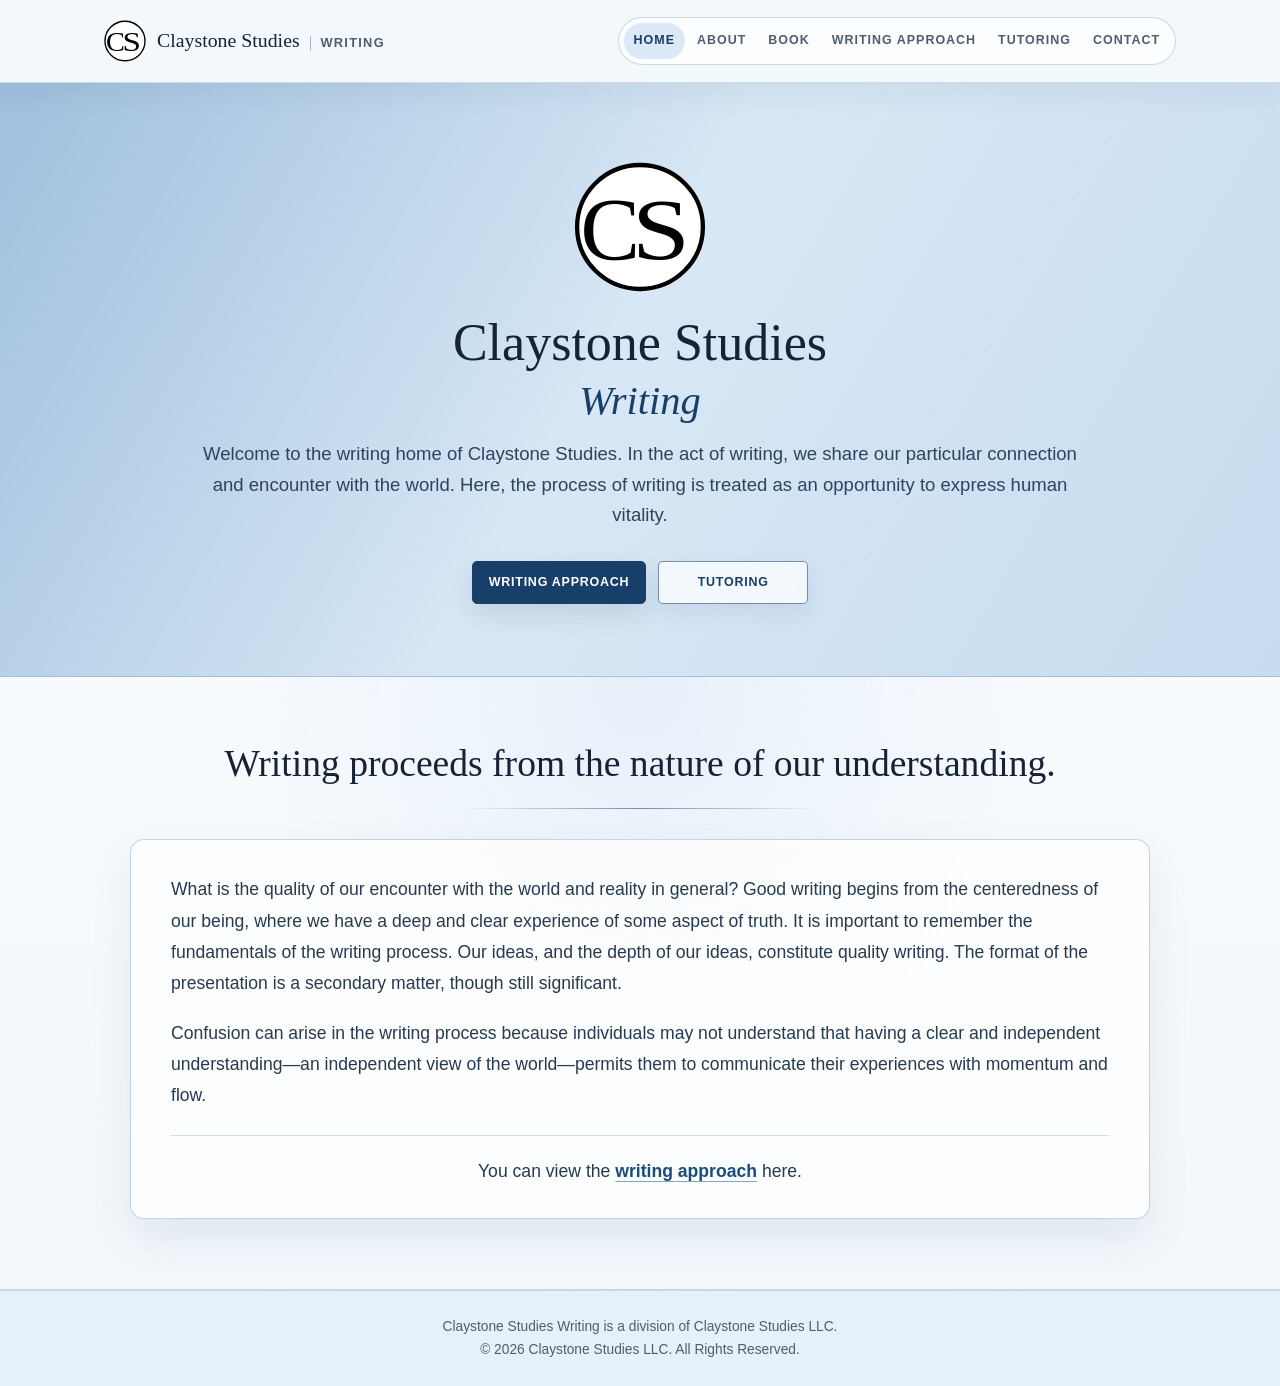
<file: index.html>
<!DOCTYPE html>
<html lang="en">
<head>
    <meta charset="UTF-8">
    <meta name="viewport" content="width=device-width, initial-scale=1.0">
    <meta name="description" content="Claystone Studies Writing Academy offers writing instruction, essay coaching, reading support, creative writing guidance, and humanities tutoring with Robert Davis, Cornell University B.A. Philosophy.">
    <title>Home | Claystone Studies Writing Academy</title>
    <link rel="stylesheet" href="css/styles.css?v=20260808-2">
    <link rel="stylesheet" href="css/responsive.css?v=20260808-2">
</head>
<body>
    <header>
        <nav class="navbar">
            <div class="logo-container">
                <a href="index.html">
                    <img src="images/logo.svg" alt="Claystone Studies Logo" class="logo-img">
                </a>
                <span class="brand-name"><span class="brand-primary">Claystone Studies</span><span class="brand-secondary">Writing</span></span>
            </div>
            <button class="menu-toggle" aria-label="Toggle navigation">&#9776;</button>
            <ul class="nav-links">
                <li><a href="index.html" class="active">Home</a></li>
                <li><a href="about.html">About</a></li>
                <li><a href="book.html">Book</a></li>
                <li><a href="writing-approach.html">Writing Approach</a></li>
                <li><a href="tutoring.html">Tutoring</a></li>
                <li><a href="contact.html">Contact</a></li>
            </ul>
        </nav>
    </header>

    <section class="hero">
        <img src="images/logo.svg" alt="Claystone Studies" class="hero-logo">
        <h1 class="hero-title"><span class="hero-title-primary">Claystone Studies</span><span class="hero-title-secondary">Writing</span></h1>
        <p class="hero-subtext">Welcome to the writing home of Claystone Studies. In the act of writing, we share our particular connection and encounter with the world. Here, the process of writing is treated as an opportunity to express human vitality.</p>
        <div class="hero-actions">
            <a href="writing-approach.html" class="btn-primary hero-approach-button">Writing Approach</a>
            <a href="tutoring.html" class="btn-secondary hero-tutoring-button">Tutoring</a>
        </div>
    </section>

    <section class="section home-understanding-section">
        <div class="container">
            <h2>Writing proceeds from the nature of our understanding.</h2>
            <div class="home-prose">
                <p class="intro-text">What is the quality of our encounter with the world and reality in general? Good writing begins from the centeredness of our being, where we have a deep and clear experience of some aspect of truth. It is important to remember the fundamentals of the writing process. Our ideas, and the depth of our ideas, constitute quality writing. The format of the presentation is a secondary matter, though still significant.</p>
                <p class="intro-text">Confusion can arise in the writing process because individuals may not understand that having a clear and independent understanding—an independent view of the world—permits them to communicate their experiences with momentum and flow.</p>
                <p class="intro-text home-approach-sentence">You can view the <a href="writing-approach.html">writing approach</a> here.</p>
            </div>
        </div>
    </section>

    <footer>
        <p>Claystone Studies Writing is a division of Claystone Studies LLC.<br>&copy; <span id="year"></span> Claystone Studies LLC. All Rights Reserved.</p>
    </footer>

    <script src="js/scripts.js"></script>
</body>
</html>
</file>
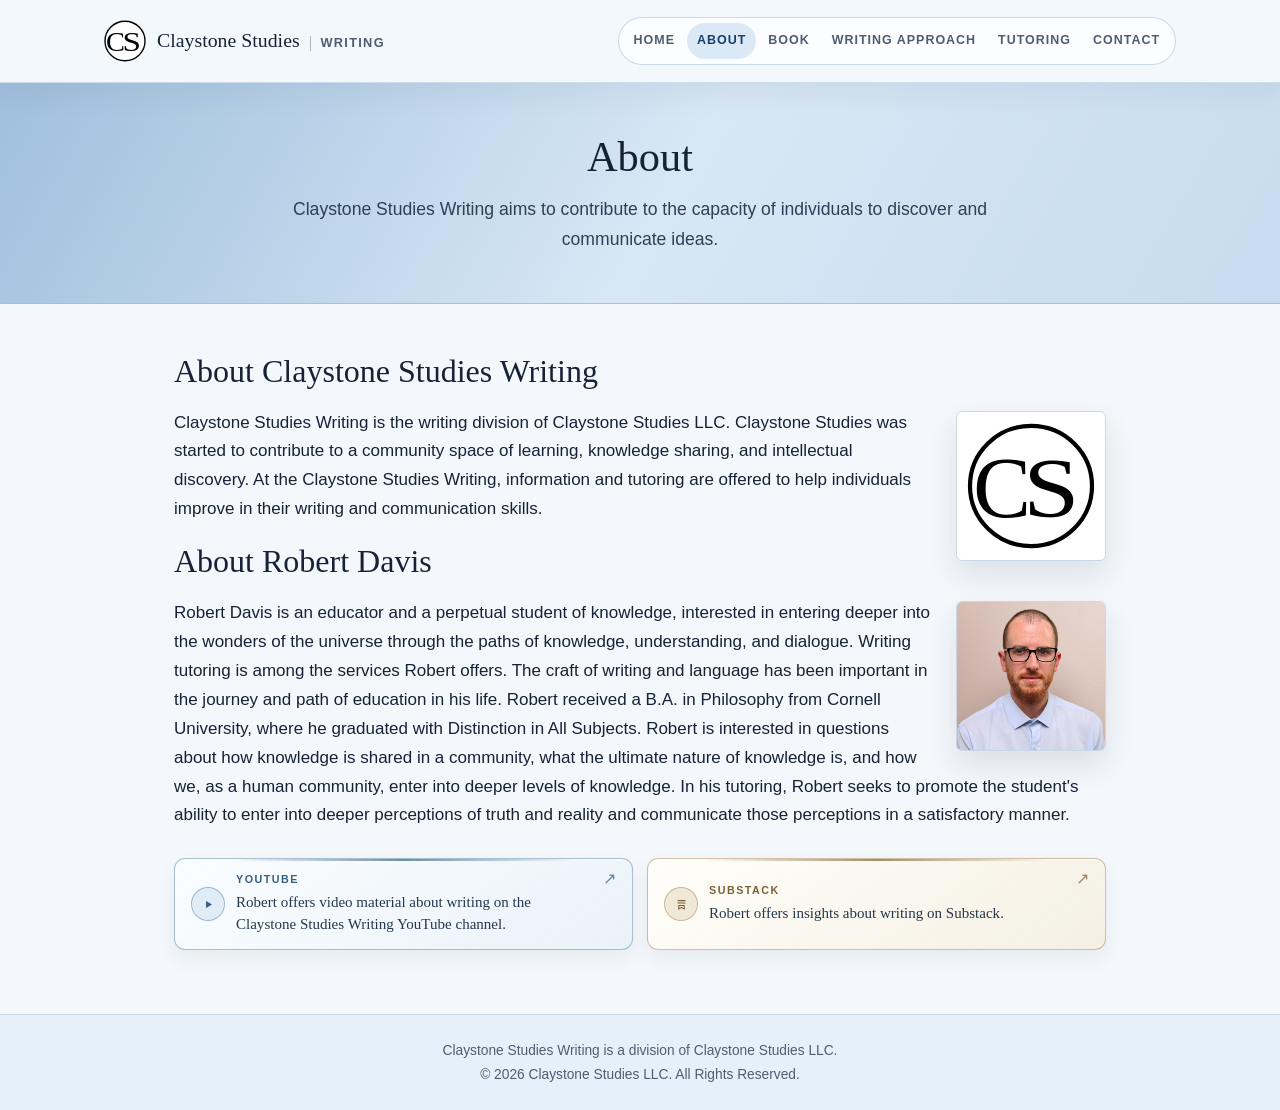
<file: about.html>
<!DOCTYPE html>
<html lang="en">
<head>
    <meta charset="UTF-8">
    <meta name="viewport" content="width=device-width, initial-scale=1.0">
    <meta name="description" content="Learn about Robert Davis, founder of Claystone Studies Writing Academy, Cornell University B.A. Philosophy, offering writing, reading, philosophy, and creative writing tutoring.">
    <title>About | Claystone Studies Writing</title>
    <link rel="stylesheet" href="css/styles.css?v=20260808-2">
    <link rel="stylesheet" href="css/responsive.css?v=20260808-2">
</head>
<body>
    <header>
        <nav class="navbar">
            <div class="logo-container">
                <a href="index.html">
                    <img src="images/logo.svg" alt="Claystone Studies Logo" class="logo-img">
                </a>
                <span class="brand-name"><span class="brand-primary">Claystone Studies</span><span class="brand-secondary">Writing</span></span>
            </div>
            <button class="menu-toggle" aria-label="Toggle navigation">&#9776;</button>
            <ul class="nav-links">
                <li><a href="index.html">Home</a></li>
                <li><a href="about.html" class="active">About</a></li>
                <li><a href="book.html">Book</a></li>
                <li><a href="writing-approach.html">Writing Approach</a></li>
                <li><a href="tutoring.html">Tutoring</a></li>
                <li><a href="contact.html">Contact</a></li>
            </ul>
        </nav>
    </header>

    <section class="page-header">
        <h1>About</h1>
        <p>Claystone Studies Writing aims to contribute to the capacity of individuals to discover and communicate ideas.</p>
    </section>

    <section class="page-content">
        <div class="container about-content">
            <main>
                <h2>About Claystone Studies Writing</h2>
                <img class="academy-logo" src="images/logo.svg" alt="Claystone Studies logo">
                <p>Claystone Studies Writing is the writing division of Claystone Studies LLC. Claystone Studies was started to contribute to a community space of learning, knowledge sharing, and intellectual discovery. At the Claystone Studies Writing, information and tutoring are offered to help individuals improve in their writing and communication skills.</p>

                <h2>About Robert Davis</h2>
                <img class="tutor-portrait" src="images/portrait1.jpeg" alt="Portrait of Robert Davis, tutor and starter of Claystone Studies">
                <p>Robert Davis is an educator and a perpetual student of knowledge, interested in entering deeper into the wonders of the universe through the paths of knowledge, understanding, and dialogue. Writing tutoring is among the services Robert offers. The craft of writing and language has been important in the journey and path of education in his life. Robert received a B.A. in Philosophy from Cornell University, where he graduated with Distinction in All Subjects. Robert is interested in questions about how knowledge is shared in a community, what the ultimate nature of knowledge is, and how we, as a human community, enter into deeper levels of knowledge. In his tutoring, Robert seeks to promote the student's ability to enter into deeper perceptions of truth and reality and communicate those perceptions in a satisfactory manner.</p>
                <div class="about-writing-links" aria-label="Writing with Robert">
                    <a class="about-writing-link about-writing-link--youtube" href="https://www.youtube.com/@claystonestudieswriting" target="_blank" rel="noopener">
                        <span class="about-writing-link-icon" aria-hidden="true">
                            <svg viewBox="0 0 24 24" focusable="false">
                                <path d="M8.6 7.2 17 12l-8.4 4.8V7.2Z"></path>
                            </svg>
                        </span>
                        <span class="about-writing-link-content">
                            <span class="about-writing-link-label">YouTube</span>
                            <span class="about-writing-link-text">Robert offers video material about writing on the Claystone Studies Writing YouTube channel.</span>
                        </span>
                        <span class="about-writing-link-arrow" aria-hidden="true">&nearr;</span>
                    </a>
                    <a class="about-writing-link about-writing-link--substack" href="https://writingatcs.substack.com/" target="_blank" rel="noopener">
                        <span class="about-writing-link-icon" aria-hidden="true">
                            <svg viewBox="0 0 24 24" focusable="false">
                                <path d="M7 6.5h10M7 10h10M8.2 13.5h7.6v5l-3.8-2.4-3.8 2.4v-5Z"></path>
                            </svg>
                        </span>
                        <span class="about-writing-link-content">
                            <span class="about-writing-link-label">Substack</span>
                            <span class="about-writing-link-text">Robert offers insights about writing on Substack.</span>
                        </span>
                        <span class="about-writing-link-arrow" aria-hidden="true">&nearr;</span>
                    </a>
                </div>
            </main>
        </div>
    </section>

    <footer>
        <p>Claystone Studies Writing is a division of Claystone Studies LLC.<br>&copy; <span id="year"></span> Claystone Studies LLC. All Rights Reserved.</p>
    </footer>

    <script src="js/scripts.js"></script>
</body>
</html>
</file>
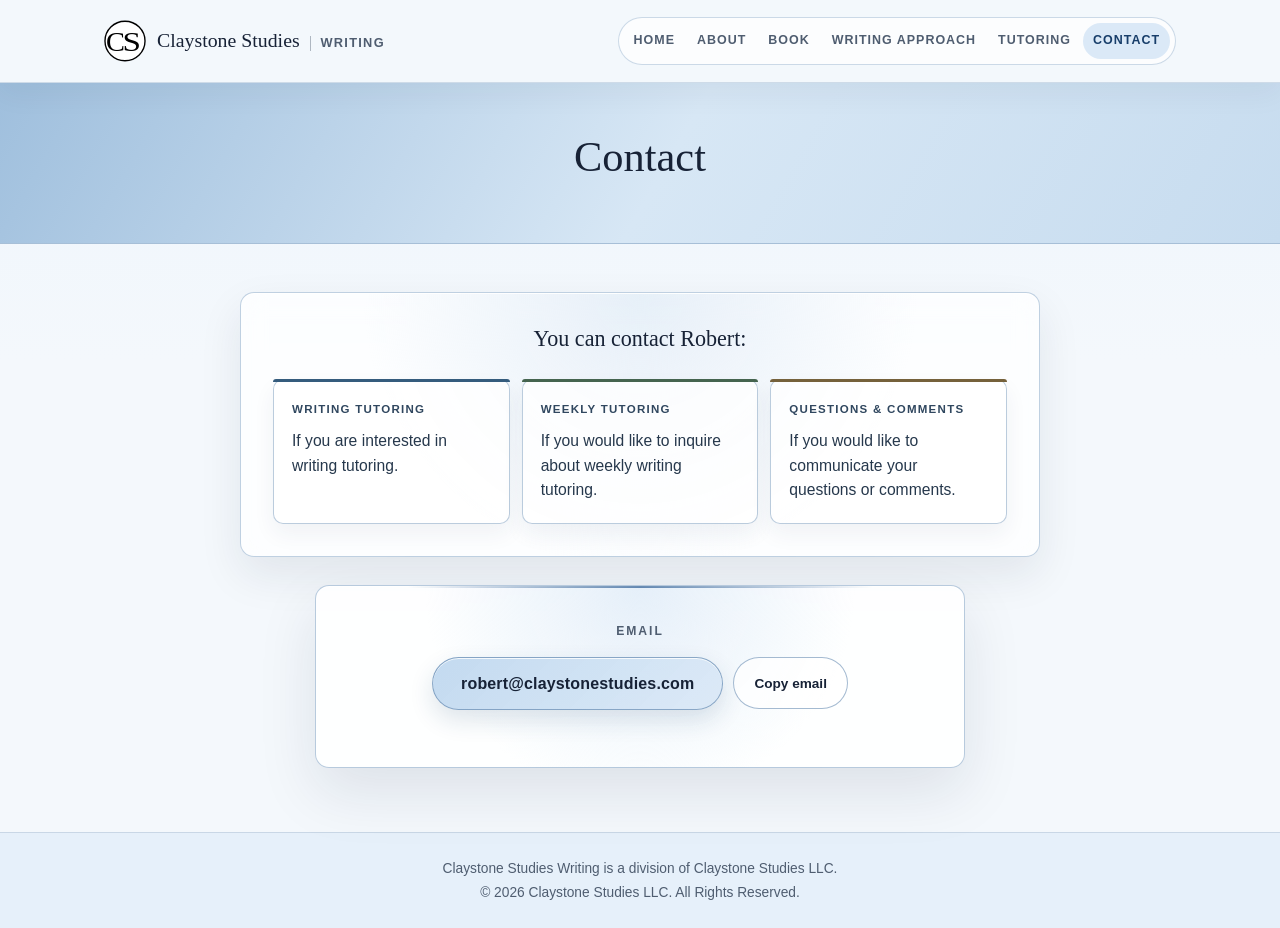
<file: contact.html>
<!DOCTYPE html>
<html lang="en">
<head>
    <meta charset="UTF-8">
    <meta name="viewport" content="width=device-width, initial-scale=1.0">
    <meta name="description" content="Contact Claystone Studies Writing Academy to inquire about writing tutoring, essay coaching, reading support, creative writing, philosophy tutoring, and humanities instruction.">
    <title>Contact | Claystone Studies Writing Academy</title>
    <link rel="stylesheet" href="css/styles.css?v=20260808-2">
    <link rel="stylesheet" href="css/responsive.css?v=20260808-2">
</head>
<body>
    <header>
        <nav class="navbar">
            <div class="logo-container">
                <a href="index.html">
                    <img src="images/logo.svg" alt="Claystone Studies Logo" class="logo-img">
                </a>
                <span class="brand-name"><span class="brand-primary">Claystone Studies</span><span class="brand-secondary">Writing</span></span>
            </div>
            <button class="menu-toggle" aria-label="Toggle navigation">&#9776;</button>
            <ul class="nav-links">
                <li><a href="index.html">Home</a></li>
                <li><a href="about.html">About</a></li>
                <li><a href="book.html">Book</a></li>
                <li><a href="writing-approach.html">Writing Approach</a></li>
                <li><a href="tutoring.html">Tutoring</a></li>
                <li><a href="contact.html" class="active">Contact</a></li>
            </ul>
        </nav>
    </header>

    <section class="page-header">
        <h1>Contact</h1>
    </section>

    <section class="page-content">
        <div class="container contact-content">
            <main>
                <div class="contact-intro">
                    <p class="contact-intro-lead">You can contact Robert:</p>
                    <ul class="contact-inquiry-topics">
                        <li class="contact-inquiry-topic contact-inquiry-topic--tutoring">
                            <span>Writing tutoring</span>
                            <p>If you are interested in writing tutoring.</p>
                        </li>
                        <li class="contact-inquiry-topic contact-inquiry-topic--weekly">
                            <span>Weekly tutoring</span>
                            <p>If you would like to inquire about weekly writing tutoring.</p>
                        </li>
                        <li class="contact-inquiry-topic contact-inquiry-topic--questions">
                            <span>Questions &amp; comments</span>
                            <p>If you would like to communicate your questions or comments.</p>
                        </li>
                    </ul>
                </div>

                <div class="contact-card">
                    <h3>Email</h3>
                    <div class="contact-email-actions">
                        <a class="contact-email-link" href="mailto:robert@claystonestudies.com">robert@claystonestudies.com</a>
                        <button class="contact-copy-button" type="button" data-email="robert@claystonestudies.com">Copy email</button>
                    </div>
                    <p class="contact-copy-status" aria-live="polite"></p>
                </div>
            </main>
        </div>
    </section>

    <footer>
        <p>Claystone Studies Writing is a division of Claystone Studies LLC.<br>&copy; <span id="year"></span> Claystone Studies LLC. All Rights Reserved.</p>
    </footer>

    <script src="js/scripts.js?v=20260725-11"></script>
</body>
</html>
</file>
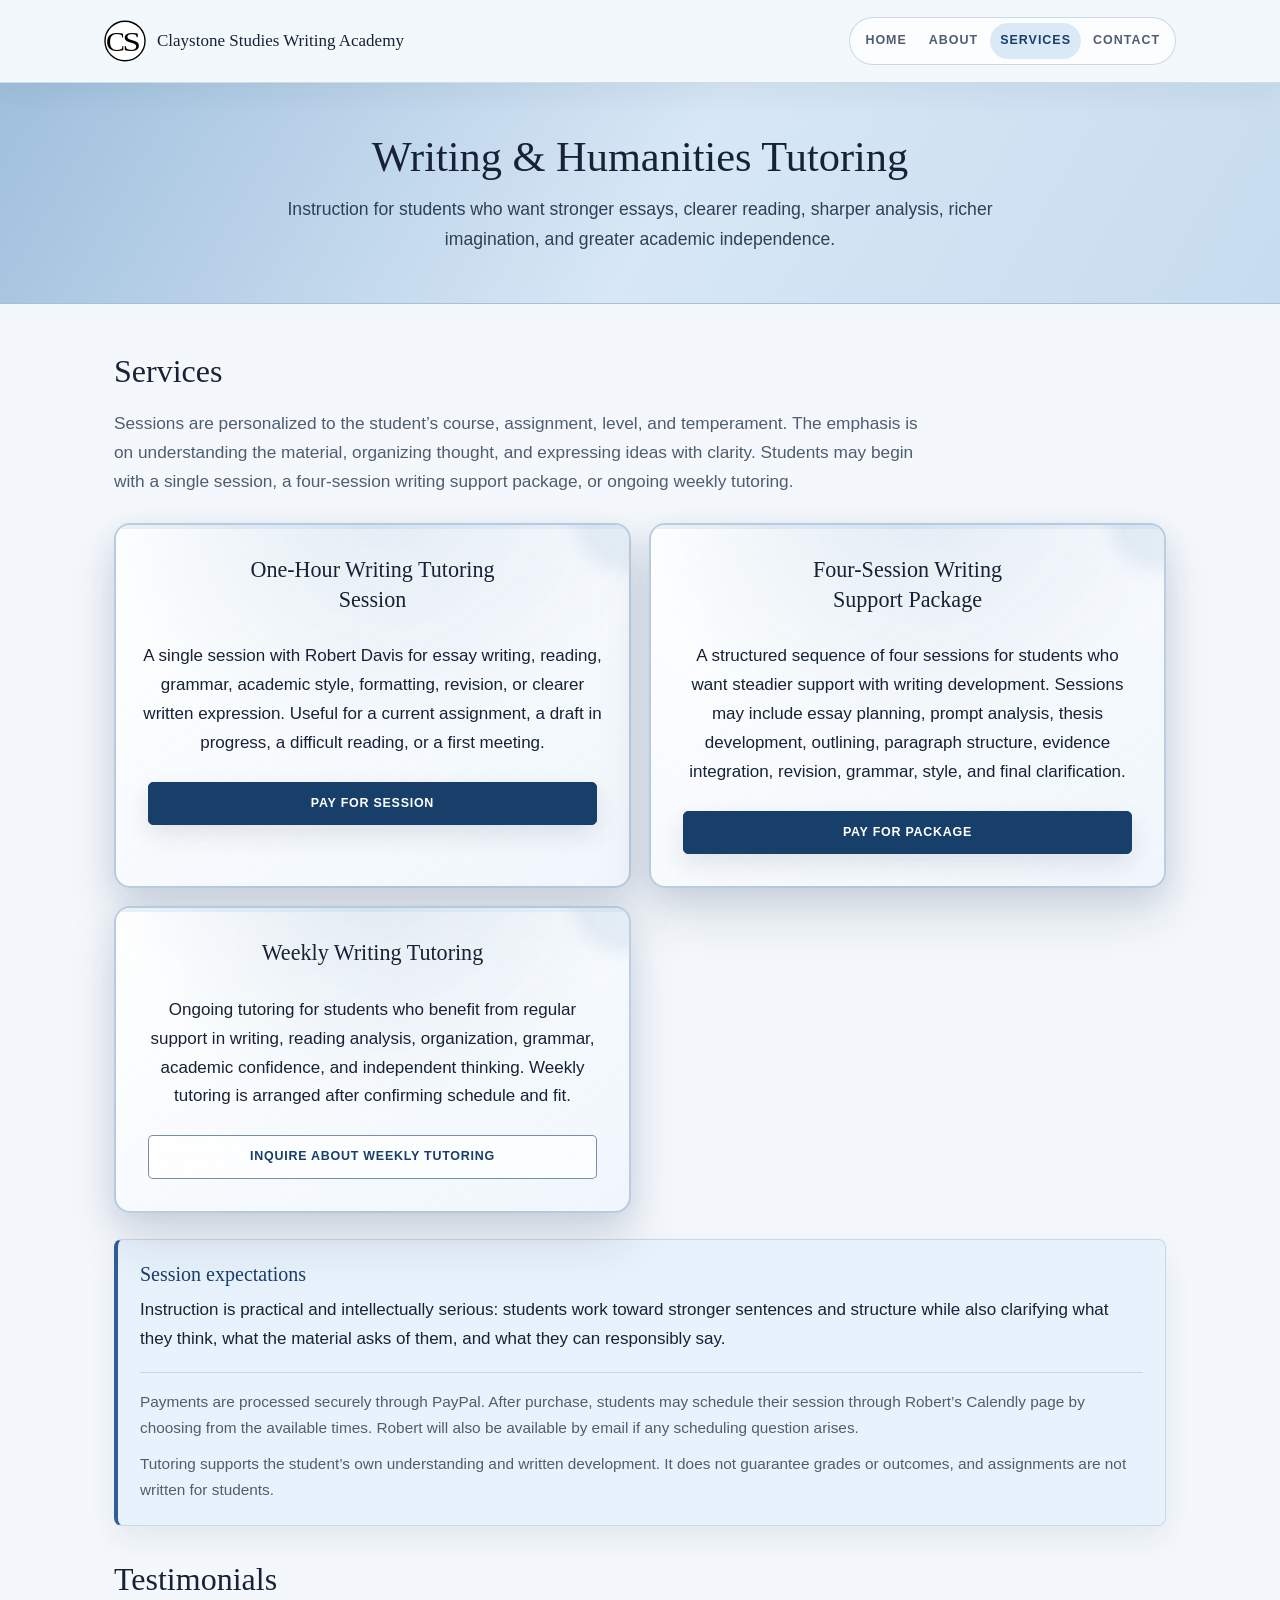
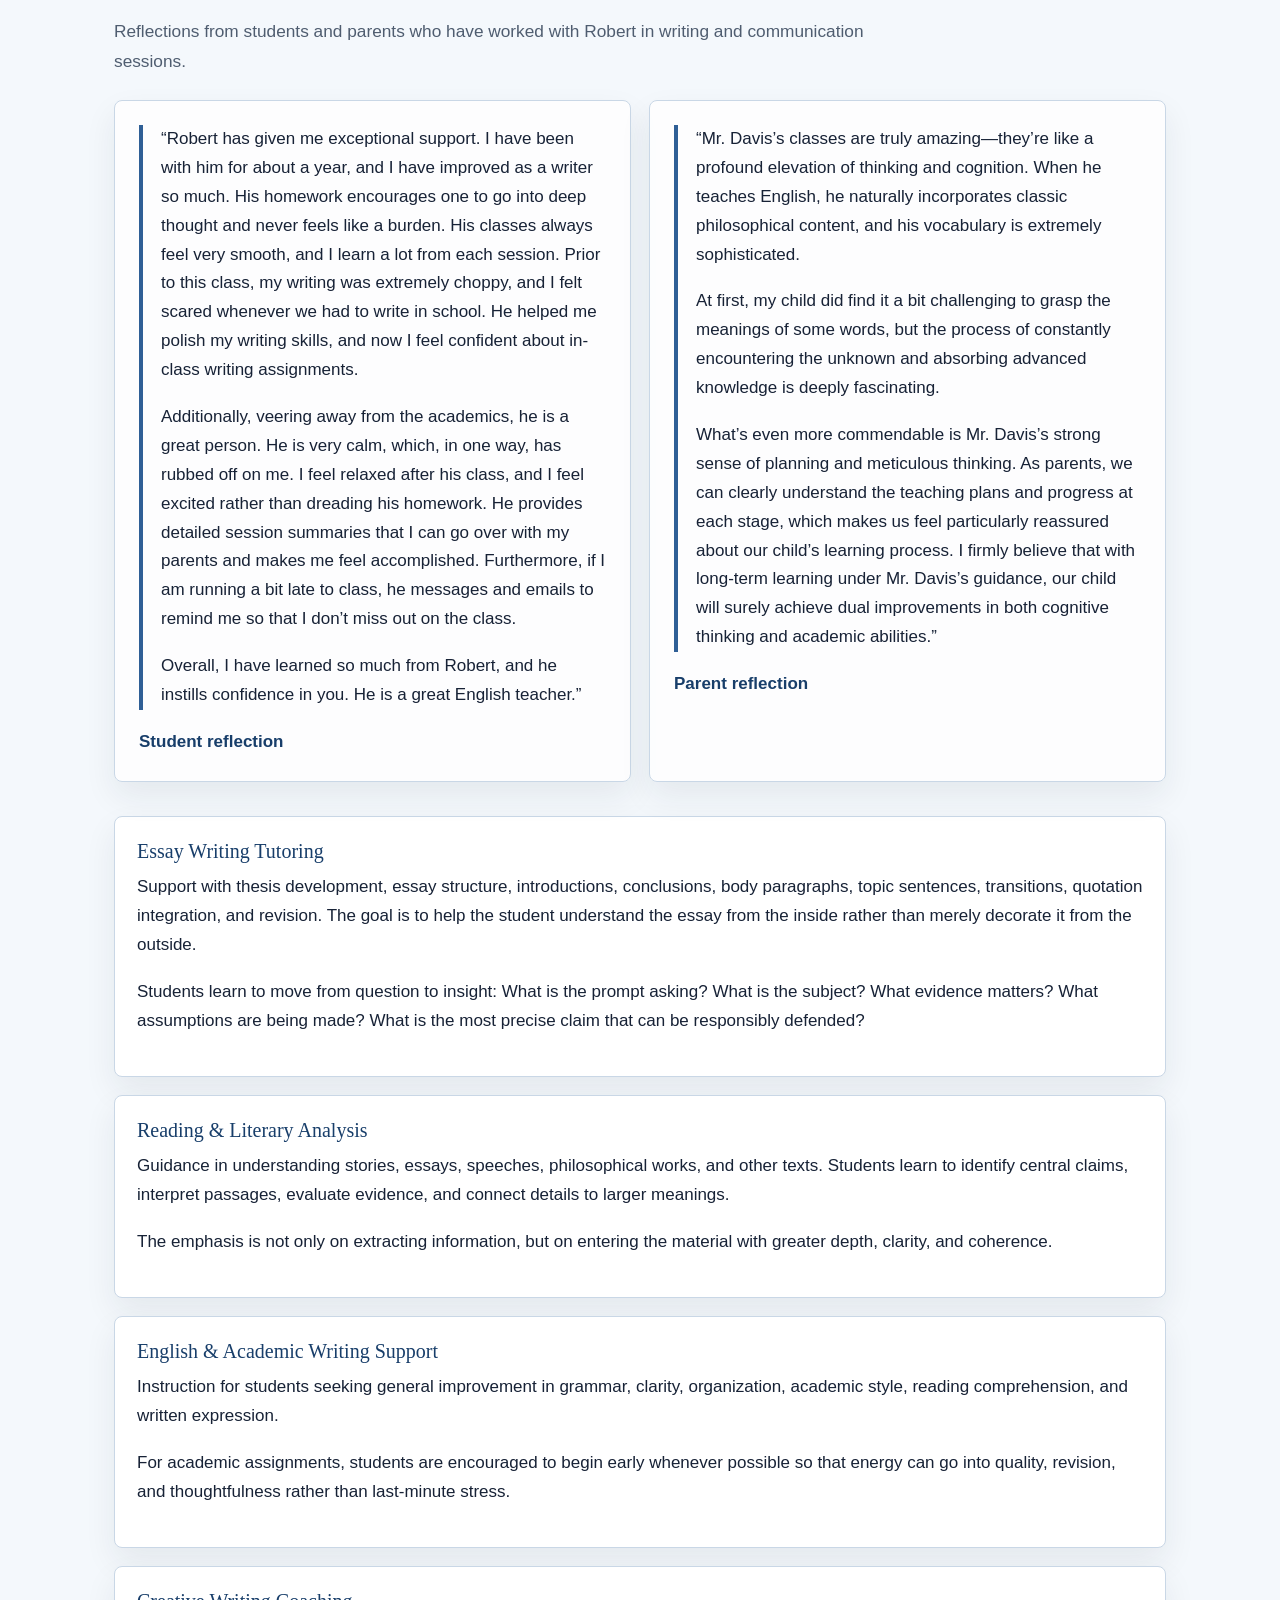
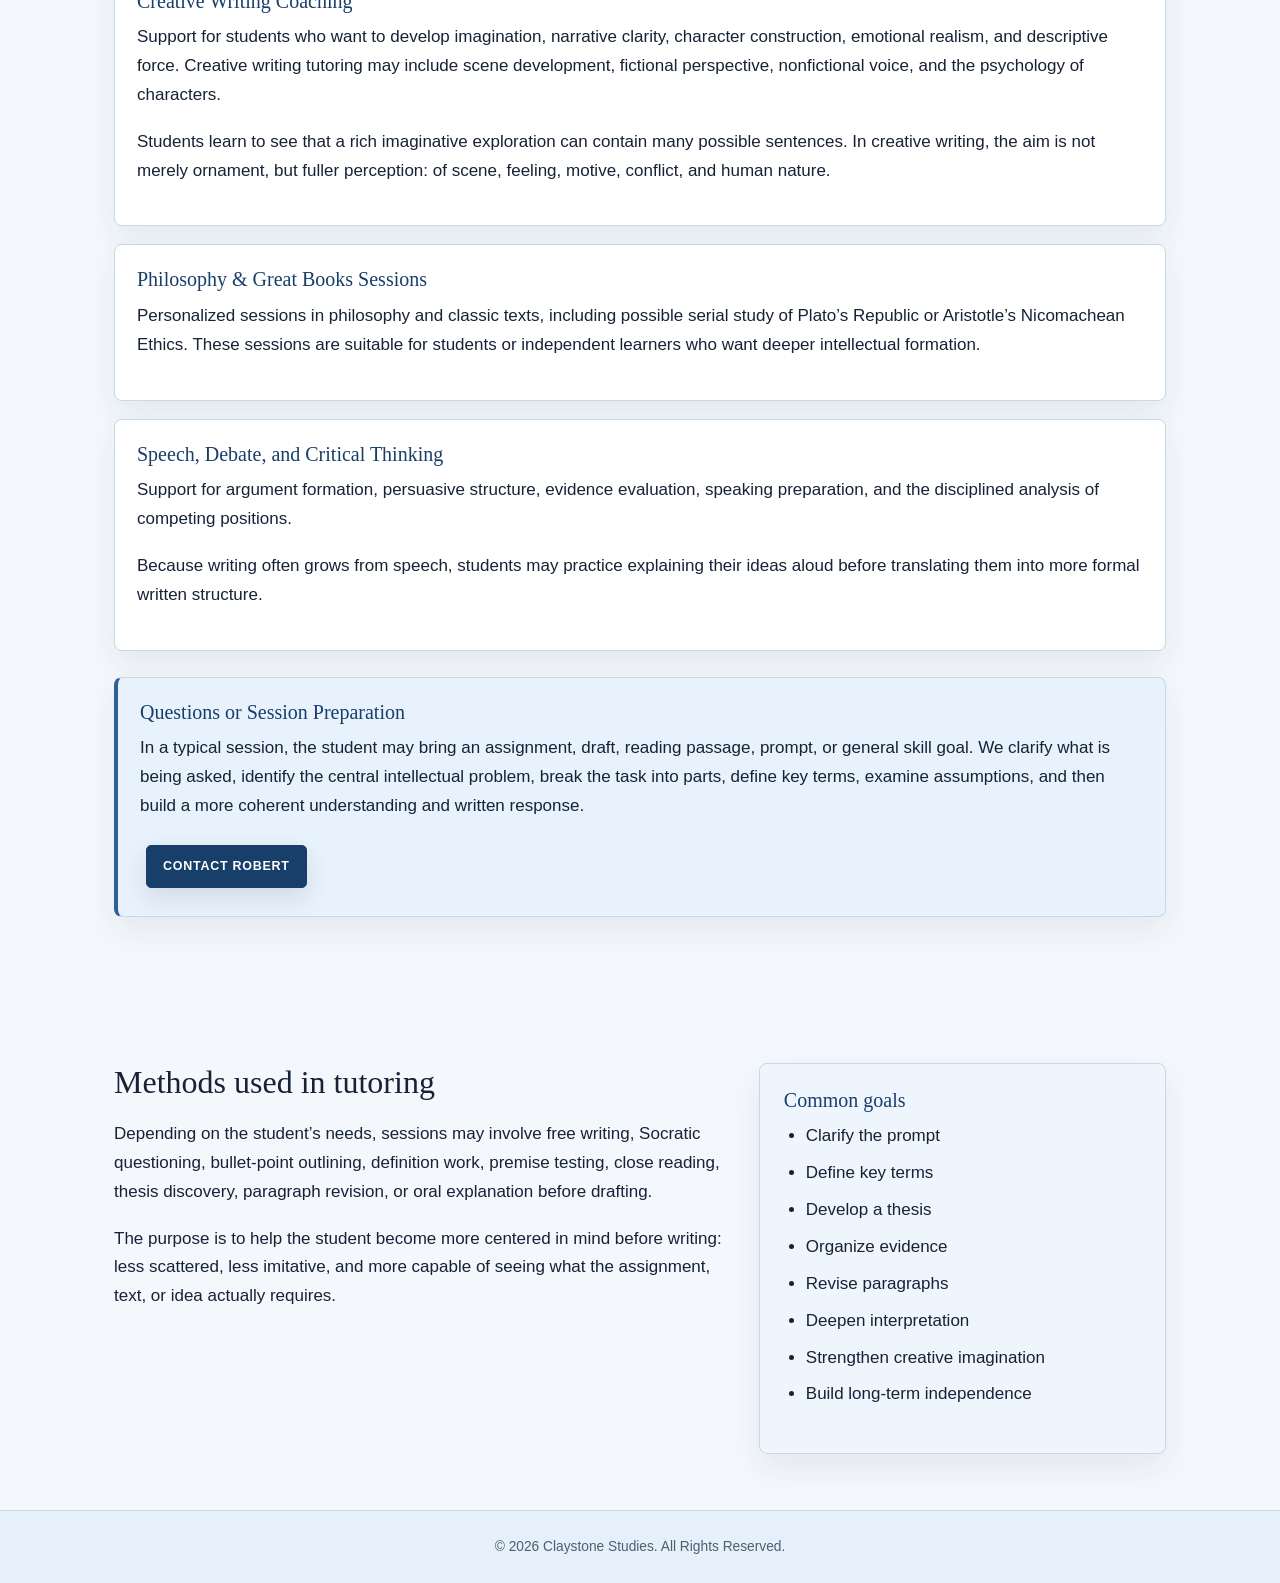
<file: services.html>
<!DOCTYPE html>
<html lang="en">
<head>
    <meta charset="UTF-8">
    <meta name="viewport" content="width=device-width, initial-scale=1.0">
    <meta name="description" content="Claystone Studies Writing Academy offers writing tutoring, essay coaching, reading comprehension, creative writing, philosophy tutoring, and speech and debate support with Robert Davis.">
    <title>Services | Claystone Studies Writing Academy</title>
    <link rel="stylesheet" href="css/styles.css">
    <link rel="stylesheet" href="css/responsive.css">
</head>
<body>
    <header>
        <nav class="navbar">
            <div class="logo-container">
                <a href="index.html">
                    <img src="images/logo.svg" alt="Claystone Studies Logo" class="logo-img">
                </a>
                <span class="brand-name">Claystone Studies Writing Academy</span>
            </div>
            <button class="menu-toggle" aria-label="Toggle navigation">&#9776;</button>
            <ul class="nav-links">
                <li><a href="index.html">Home</a></li>
                <li><a href="about.html">About</a></li>
                <li><a href="services.html" class="active">Services</a></li>
                <li><a href="contact.html">Contact</a></li>
            </ul>
        </nav>
    </header>

    <section class="page-header">
        <h1>Writing & Humanities Tutoring</h1>
        <p>Instruction for students who want stronger essays, clearer reading, sharper analysis, richer imagination, and greater academic independence.</p>
    </section>

    <section class="page-content">
        <div class="container">
            <h2>Services</h2>
            <p class="intro-text">Sessions are personalized to the student’s course, assignment, level, and temperament. The emphasis is on understanding the material, organizing thought, and expressing ideas with clarity. Students may begin with a single session, a four-session writing support package, or ongoing weekly tutoring.</p>

            <div class="tutoring-options">
                <article class="option-card">
                    <h3>One-Hour Writing Tutoring Session</h3>
                    <p>A single session with Robert Davis for essay writing, reading, grammar, academic style, formatting, revision, or clearer written expression. Useful for a current assignment, a draft in progress, a difficult reading, or a first meeting.</p>
                    <a href="https://www.paypal.com/ncp/payment/LV69TE9LV2QEC" class="btn-primary" target="_blank" rel="noopener">Pay for Session</a>
                </article>

                <article class="option-card">
                    <h3>Four-Session Writing Support Package</h3>
                    <p>A structured sequence of four sessions for students who want steadier support with writing development. Sessions may include essay planning, prompt analysis, thesis development, outlining, paragraph structure, evidence integration, revision, grammar, style, and final clarification.</p>
                    <a href="https://www.paypal.com/ncp/payment/4YLBEVEH2BQPA" class="btn-primary" target="_blank" rel="noopener">Pay for Package</a>
                </article>

                <article class="option-card">
                    <h3>Weekly Writing Tutoring</h3>
                    <p>Ongoing tutoring for students who benefit from regular support in writing, reading analysis, organization, grammar, academic confidence, and independent thinking. Weekly tutoring is arranged after confirming schedule and fit.</p>
                    <a href="contact.html" class="btn-secondary">Inquire About Weekly Tutoring</a>
                </article>
            </div>

            <div class="callout">
                <h3>Session expectations</h3>
                <p>Instruction is practical and intellectually serious: students work toward stronger sentences and structure while also clarifying what they think, what the material asks of them, and what they can responsibly say.</p>
                <div class="expectation-notes">
                    <p>Payments are processed securely through PayPal. After purchase, students may schedule their session through Robert’s Calendly page by choosing from the available times. Robert will also be available by email if any scheduling question arises.</p>
                    <p>Tutoring supports the student’s own understanding and written development. It does not guarantee grades or outcomes, and assignments are not written for students.</p>
                </div>
            </div>

            <section id="testimonials" class="testimonials-section">
                <h2>Testimonials</h2>
                <p class="intro-text">Reflections from students and parents who have worked with Robert in writing and communication sessions.</p>
                <div class="testimonial-grid">
                    <figure class="testimonial-card">
                        <blockquote>
                            <p>“Robert has given me exceptional support. I have been with him for about a year, and I have improved as a writer so much. His homework encourages one to go into deep thought and never feels like a burden. His classes always feel very smooth, and I learn a lot from each session. Prior to this class, my writing was extremely choppy, and I felt scared whenever we had to write in school. He helped me polish my writing skills, and now I feel confident about in-class writing assignments.</p>
                            <p>Additionally, veering away from the academics, he is a great person. He is very calm, which, in one way, has rubbed off on me. I feel relaxed after his class, and I feel excited rather than dreading his homework. He provides detailed session summaries that I can go over with my parents and makes me feel accomplished. Furthermore, if I am running a bit late to class, he messages and emails to remind me so that I don’t miss out on the class.</p>
                            <p>Overall, I have learned so much from Robert, and he instills confidence in you. He is a great English teacher.”</p>
                        </blockquote>
                        <figcaption>Student reflection</figcaption>
                    </figure>
                    <figure class="testimonial-card">
                        <blockquote>
                            <p>“Mr. Davis’s classes are truly amazing—they’re like a profound elevation of thinking and cognition. When he teaches English, he naturally incorporates classic philosophical content, and his vocabulary is extremely sophisticated.</p>
                            <p>At first, my child did find it a bit challenging to grasp the meanings of some words, but the process of constantly encountering the unknown and absorbing advanced knowledge is deeply fascinating.</p>
                            <p>What’s even more commendable is Mr. Davis’s strong sense of planning and meticulous thinking. As parents, we can clearly understand the teaching plans and progress at each stage, which makes us feel particularly reassured about our child’s learning process. I firmly believe that with long-term learning under Mr. Davis’s guidance, our child will surely achieve dual improvements in both cognitive thinking and academic abilities.”</p>
                        </blockquote>
                        <figcaption>Parent reflection</figcaption>
                    </figure>
                </div>
            </section>

            <ul class="service-list">
                <li>
                    <h3>Essay Writing Tutoring</h3>
                    <p>Support with thesis development, essay structure, introductions, conclusions, body paragraphs, topic sentences, transitions, quotation integration, and revision. The goal is to help the student understand the essay from the inside rather than merely decorate it from the outside.</p>
                    <p>Students learn to move from question to insight: What is the prompt asking? What is the subject? What evidence matters? What assumptions are being made? What is the most precise claim that can be responsibly defended?</p>
                </li>
                <li>
                    <h3>Reading & Literary Analysis</h3>
                    <p>Guidance in understanding stories, essays, speeches, philosophical works, and other texts. Students learn to identify central claims, interpret passages, evaluate evidence, and connect details to larger meanings.</p>
                    <p>The emphasis is not only on extracting information, but on entering the material with greater depth, clarity, and coherence.</p>
                </li>
                <li>
                    <h3>English & Academic Writing Support</h3>
                    <p>Instruction for students seeking general improvement in grammar, clarity, organization, academic style, reading comprehension, and written expression.</p>
                    <p>For academic assignments, students are encouraged to begin early whenever possible so that energy can go into quality, revision, and thoughtfulness rather than last-minute stress.</p>
                </li>
                <li>
                    <h3>Creative Writing Coaching</h3>
                    <p>Support for students who want to develop imagination, narrative clarity, character construction, emotional realism, and descriptive force. Creative writing tutoring may include scene development, fictional perspective, nonfictional voice, and the psychology of characters.</p>
                    <p>Students learn to see that a rich imaginative exploration can contain many possible sentences. In creative writing, the aim is not merely ornament, but fuller perception: of scene, feeling, motive, conflict, and human nature.</p>
                </li>
                <li>
                    <h3>Philosophy & Great Books Sessions</h3>
                    <p>Personalized sessions in philosophy and classic texts, including possible serial study of Plato’s Republic or Aristotle’s Nicomachean Ethics. These sessions are suitable for students or independent learners who want deeper intellectual formation.</p>
                </li>
                <li>
                    <h3>Speech, Debate, and Critical Thinking</h3>
                    <p>Support for argument formation, persuasive structure, evidence evaluation, speaking preparation, and the disciplined analysis of competing positions.</p>
                    <p>Because writing often grows from speech, students may practice explaining their ideas aloud before translating them into more formal written structure.</p>
                </li>
            </ul>

            <div class="callout">
                <h3>Questions or Session Preparation</h3>
                <p>In a typical session, the student may bring an assignment, draft, reading passage, prompt, or general skill goal. We clarify what is being asked, identify the central intellectual problem, break the task into parts, define key terms, examine assumptions, and then build a more coherent understanding and written response.</p>
                <a href="contact.html" class="btn-primary">Contact Robert</a>
            </div>
        </div>
    </section>

    <section class="section accent-section">
        <div class="container two-column">
            <div>
                <h2>Methods used in tutoring</h2>
                <p>Depending on the student’s needs, sessions may involve free writing, Socratic questioning, bullet-point outlining, definition work, premise testing, close reading, thesis discovery, paragraph revision, or oral explanation before drafting.</p>
                <p>The purpose is to help the student become more centered in mind before writing: less scattered, less imitative, and more capable of seeing what the assignment, text, or idea actually requires.</p>
            </div>
            <aside class="sidebar-box">
                <h3>Common goals</h3>
                <ul class="plain-list">
                    <li>Clarify the prompt</li>
                    <li>Define key terms</li>
                    <li>Develop a thesis</li>
                    <li>Organize evidence</li>
                    <li>Revise paragraphs</li>
                    <li>Deepen interpretation</li>
                    <li>Strengthen creative imagination</li>
                    <li>Build long-term independence</li>
                </ul>
            </aside>
        </div>
    </section>

    <footer>
        <p>&copy; <span id="year"></span> Claystone Studies. All Rights Reserved.</p>
    </footer>

    <script src="js/scripts.js"></script>
</body>
</html>
</file>
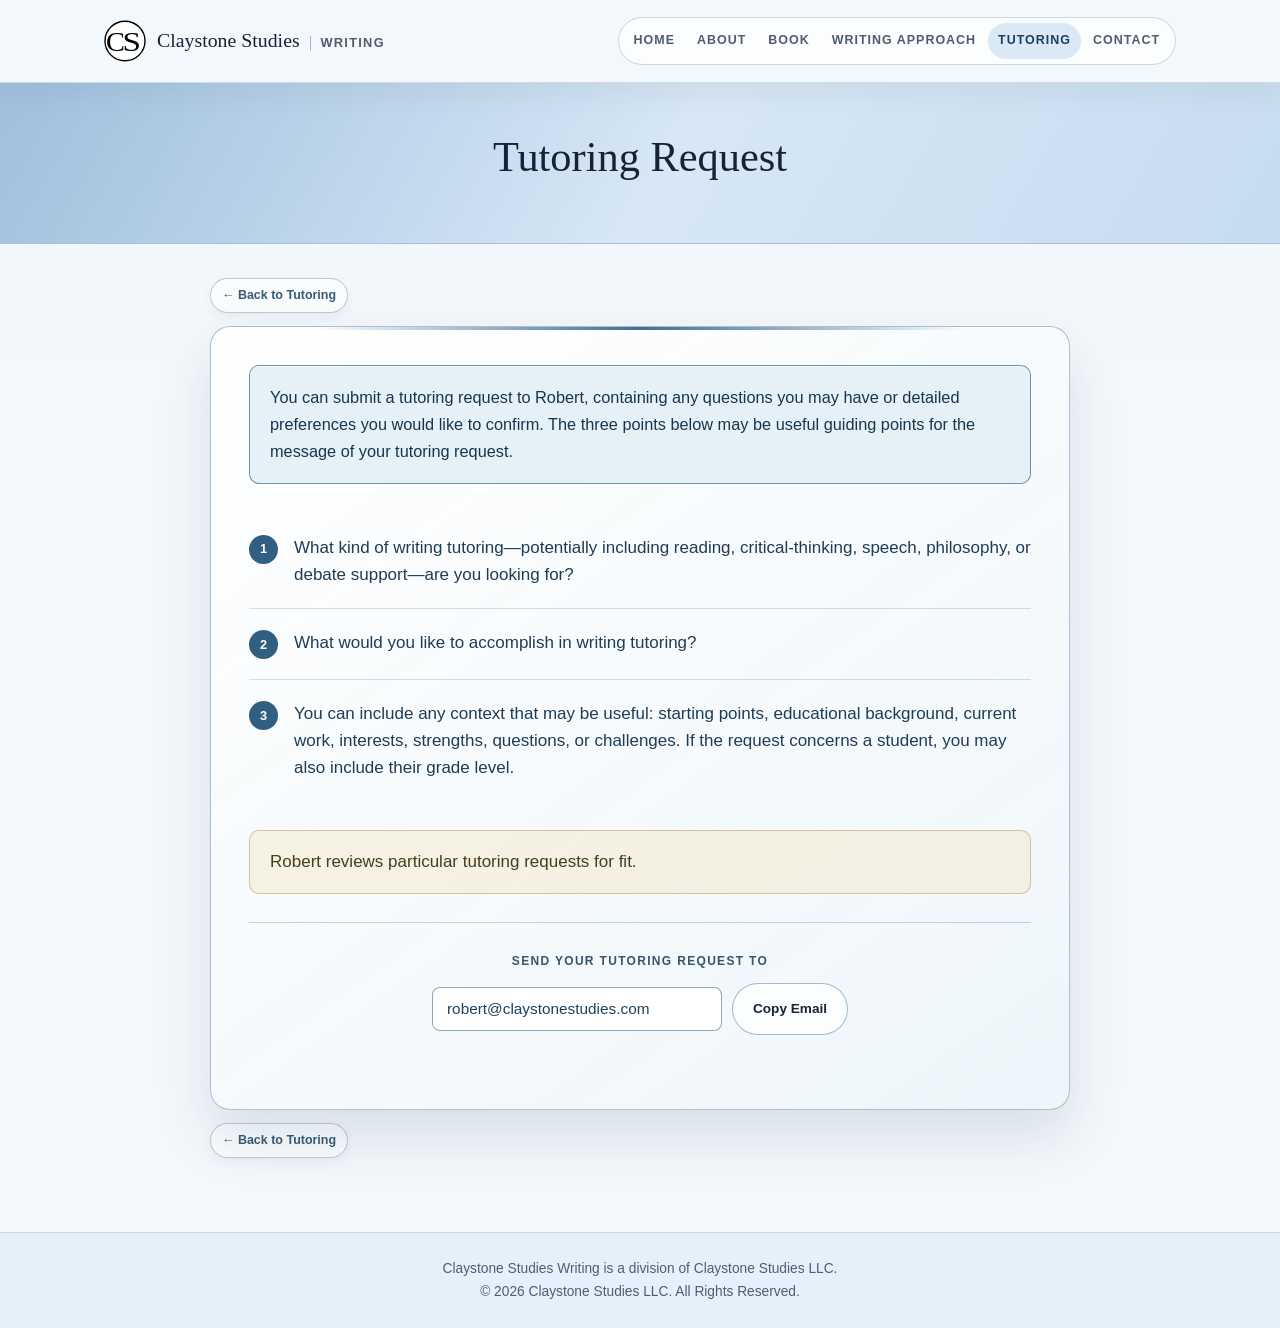
<file: tutoring-request.html>
<!DOCTYPE html>
<html lang="en">
<head>
    <meta charset="UTF-8">
    <meta name="viewport" content="width=device-width, initial-scale=1.0">
    <meta name="description" content="Send a tutoring request to Claystone Studies Writing Academy to discuss writing goals, interests, and scheduling needs.">
    <title>Tutoring Request | Claystone Studies Writing Academy</title>
    <link rel="stylesheet" href="css/styles.css?v=20260808-2">
    <link rel="stylesheet" href="css/responsive.css?v=20260808-2">
</head>
<body>
    <header>
        <nav class="navbar">
            <div class="logo-container">
                <a href="index.html">
                    <img src="images/logo.svg" alt="Claystone Studies Logo" class="logo-img">
                </a>
                <span class="brand-name"><span class="brand-primary">Claystone Studies</span><span class="brand-secondary">Writing</span></span>
            </div>
            <button class="menu-toggle" aria-label="Toggle navigation">&#9776;</button>
            <ul class="nav-links">
                <li><a href="index.html">Home</a></li>
                <li><a href="about.html">About</a></li>
                <li><a href="book.html">Book</a></li>
                <li><a href="writing-approach.html">Writing Approach</a></li>
                <li><a href="tutoring.html" class="active">Tutoring</a></li>
                <li><a href="contact.html">Contact</a></li>
            </ul>
        </nav>
    </header>

    <main>
        <section class="page-header tutoring-request-header">
            <div class="container">
                <h1>Tutoring Request</h1>
            </div>
        </section>

        <section class="tutoring-request-content">
            <div class="container">
                <div class="tutoring-request-back-nav tutoring-request-back-nav--top">
                    <a href="tutoring.html#booking" class="tutoring-request-back-link">&#8592; Back to Tutoring</a>
                </div>

                <article class="tutoring-request-card">
                    <div class="tutoring-request-introduction">
                        <p>You can submit a tutoring request to Robert, containing any questions you may have or detailed preferences you would like to confirm. The three points below may be useful guiding points for the message of your tutoring request. </p>
                    </div>

                    <ol class="tutoring-request-questions">
                        <li>
                            <span>1</span>
                            <p>What kind of writing tutoring—potentially including reading, critical-thinking, speech, philosophy, or debate support—are you looking for?</p>
                        </li>
                        <li>
                            <span>2</span>
                            <p>What would you like to accomplish in writing tutoring?</p>
                        </li>

                        <li>
                            <span>3</span>
                            <p>You can include any context that may be useful: starting points, educational background, current work, interests, strengths, questions, or challenges. If the request concerns a student, you may also include their grade level.</p>
                        </li>
                    </ol>

                    <p class="tutoring-request-next-steps">Robert reviews particular tutoring requests for fit.</p>

                    <div class="tutoring-request-email-panel" aria-labelledby="tutoring-request-email-heading">
                        <p class="tutoring-request-email-label" id="tutoring-request-email-heading">Send your tutoring request to</p>
                        <div class="tutoring-request-email-copy">
                            <input class="tutoring-request-email-address" type="text" value="robert@claystonestudies.com" readonly aria-label="Robert's email address">
                            <button class="contact-copy-button" type="button" data-email="robert@claystonestudies.com">Copy Email</button>
                        </div>
                        <p class="contact-copy-status" aria-live="polite"></p>
                    </div>
                </article>

                <div class="tutoring-request-back-nav tutoring-request-back-nav--bottom">
                    <a href="tutoring.html#booking" class="tutoring-request-back-link">&#8592; Back to Tutoring</a>
                </div>
            </div>
        </section>
    </main>

    <footer>
        <p>Claystone Studies Writing is a division of Claystone Studies LLC.<br>&copy; <span id="year"></span> Claystone Studies LLC. All Rights Reserved.</p>
    </footer>

    <script src="js/scripts.js"></script>
</body>
</html>
</file>
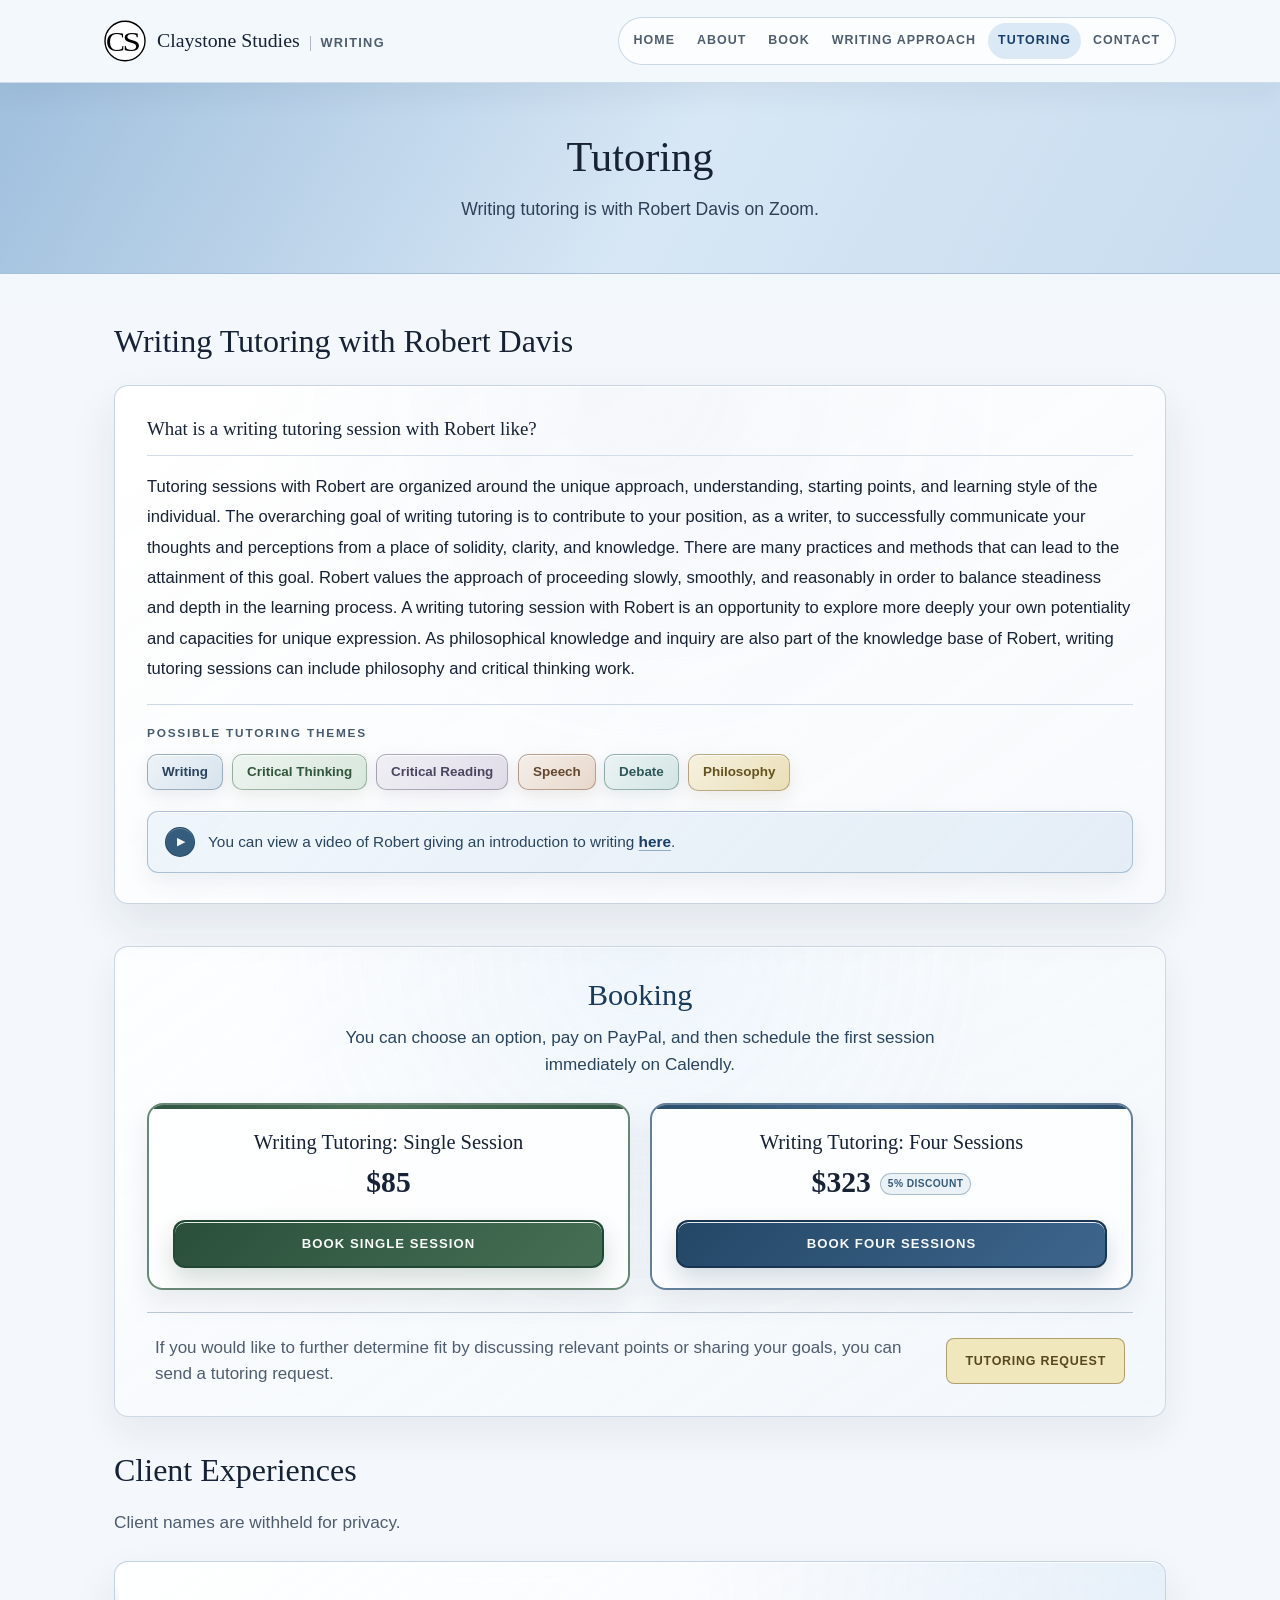
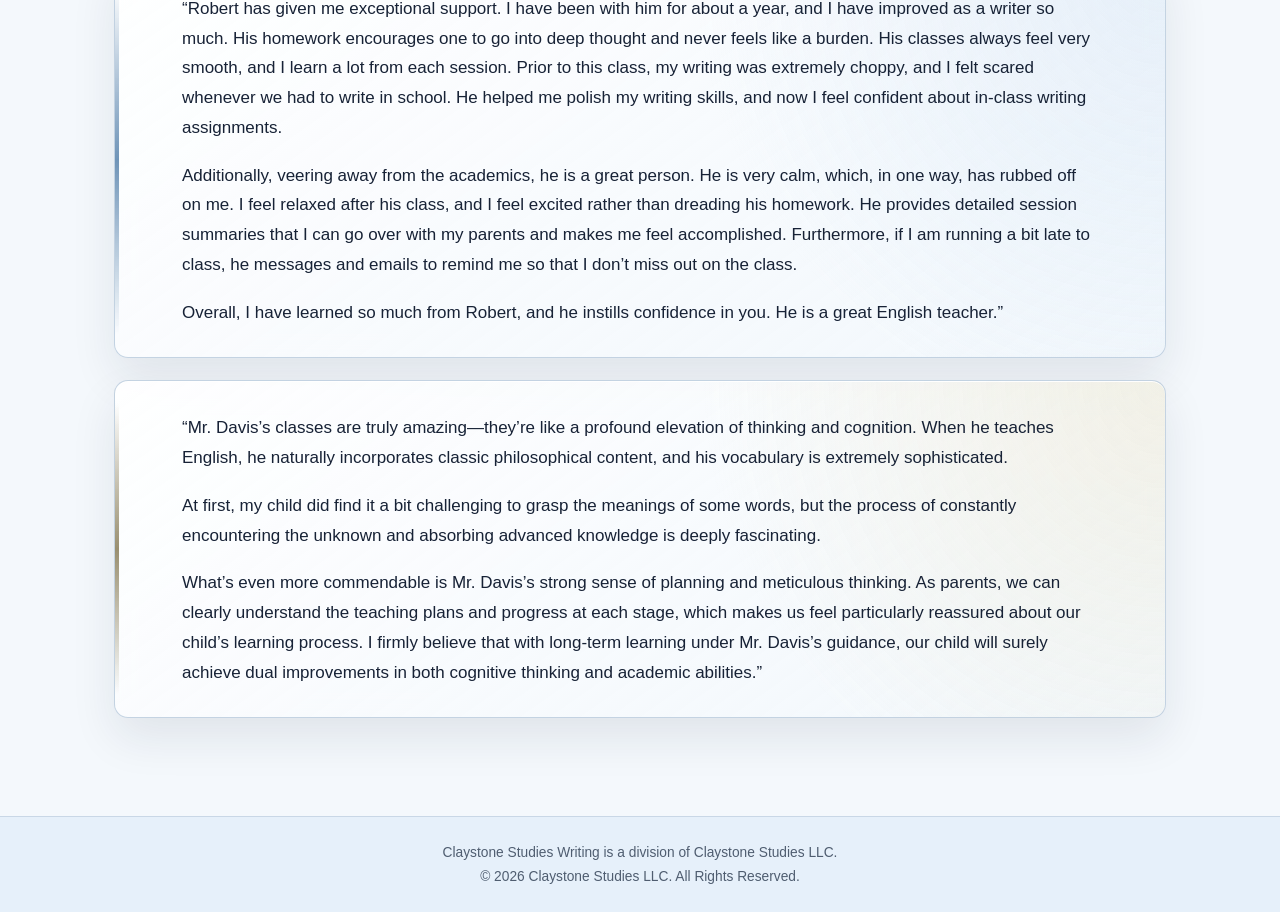
<file: tutoring.html>
<!DOCTYPE html>
<html lang="en">
<head>
    <meta charset="UTF-8">
    <meta name="viewport" content="width=device-width, initial-scale=1.0">
    <meta name="description" content="Claystone Studies Writing Academy offers writing tutoring, essay coaching, reading comprehension, creative writing, philosophy tutoring, and speech and debate support with Robert Davis.">
    <title>Tutoring | Claystone Studies Writing Academy</title>
    <link rel="stylesheet" href="css/styles.css?v=20260808-2">
    <link rel="stylesheet" href="css/responsive.css?v=20260808-2">
</head>
<body>
    <header>
        <nav class="navbar">
            <div class="logo-container">
                <a href="index.html">
                    <img src="images/logo.svg" alt="Claystone Studies Logo" class="logo-img">
                </a>
                <span class="brand-name"><span class="brand-primary">Claystone Studies</span><span class="brand-secondary">Writing</span></span>
            </div>
            <button class="menu-toggle" aria-label="Toggle navigation">&#9776;</button>
            <ul class="nav-links">
                <li><a href="index.html">Home</a></li>
                <li><a href="about.html">About</a></li>
                <li><a href="book.html">Book</a></li>
                <li><a href="writing-approach.html">Writing Approach</a></li>
                <li><a href="tutoring.html" class="active">Tutoring</a></li>
                <li><a href="contact.html">Contact</a></li>
            </ul>
        </nav>
    </header>

    <section class="page-header">
        <h1>Tutoring</h1>
        <p>Writing tutoring is with Robert Davis on Zoom.</p>
    </section>

    <section class="page-content">
        <div class="container">
            <h2>Writing Tutoring with Robert Davis</h2>
            <section class="tutoring-session-overview" aria-labelledby="session-overview-title">
                <h3 id="session-overview-title">What is a writing tutoring session with Robert like?</h3>
                <p class="intro-text tutoring-intro">Tutoring sessions with Robert are organized around the unique approach, understanding, starting points, and learning style of the individual. The overarching goal of writing tutoring is to contribute to your position, as a writer, to successfully communicate your thoughts and perceptions from a place of solidity, clarity, and knowledge. There are many practices and methods that can lead to the attainment of this goal. Robert values the approach of proceeding slowly, smoothly, and reasonably in order to balance steadiness and depth in the learning process. A writing tutoring session with Robert is an opportunity to explore more deeply your own potentiality and capacities for unique expression. As philosophical knowledge and inquiry are also part of the knowledge base of Robert, writing tutoring sessions can include philosophy and critical thinking work.</p>
                <div class="tutoring-themes" aria-label="Possible tutoring themes">
                    <h3>Possible tutoring themes</h3>
                    <div class="tutoring-theme-list">
                        <span class="tutoring-theme tutoring-theme--writing">Writing</span>
                        <span class="tutoring-theme tutoring-theme--thinking">Critical Thinking</span>
                        <span class="tutoring-theme tutoring-theme--reading">Critical Reading</span>
                        <span class="tutoring-theme tutoring-theme--speech">Speech</span>
                        <span class="tutoring-theme tutoring-theme--debate">Debate</span>
                        <span class="tutoring-theme tutoring-theme--philosophy">Philosophy</span>
                    </div>
                </div>
                <a class="tutoring-video-invitation" href="writing-approach.html#writing-video">
                    <span class="tutoring-video-invitation-icon" aria-hidden="true">&#9654;</span>
                    <span>You can view a video of Robert giving an introduction to writing <strong>here</strong>.</span>
                </a>
            </section>

            <div class="tutoring-booking-area" id="booking">
                <section class="tutoring-booking-panel tutoring-booking-panel--sessions" aria-labelledby="booking-title">
                    <h2 id="booking-title">Booking</h2>
                    <p class="tutoring-booking-process">You can choose an option, pay on PayPal, and then schedule the first session immediately on Calendly.</p>
                    <div class="tutoring-options tutoring-options--sessions">
                        <article class="option-card option-card--single">
                            <h3>Writing Tutoring: Single Session</h3>
                            <p class="option-price">$85</p>
                            <a href="https://www.paypal.com/ncp/payment/H9P9VTASLE3CL" class="option-portal-link" target="_blank" rel="noopener" aria-label="Book one writing tutoring session for $115 through PayPal">Book Single Session</a>
                        </article>

                        <article class="option-card option-card--four">
                            <h3>Writing Tutoring: Four Sessions</h3>
                            <p class="option-price option-price--discounted">$323 <span class="option-discount">5% discount</span></p>
                            <a href="https://www.paypal.com/ncp/payment/4UGXHLWN9LQ4U" class="option-portal-link" target="_blank" rel="noopener" aria-label="Book four writing tutoring sessions for $435 through PayPal">Book Four Sessions</a>
                        </article>
                    </div>
                </section>

                <section class="tutoring-request-row" aria-label="Tutoring request">
                    <p>If you would like to further determine fit by discussing relevant points or sharing your goals, you can send a tutoring request.</p>
                    <a href="tutoring-request.html" class="tutoring-request-link">Tutoring Request</a>
                </section>
            </div>

            <section id="testimonials" class="testimonials-section">
                <h2>Client Experiences</h2>
                <p class="intro-text">Client names are withheld for privacy.</p>
                <div class="testimonial-grid testimonial-grid--full">
                    <figure class="testimonial-card">
                        <blockquote>
                            <p>“Robert has given me exceptional support. I have been with him for about a year, and I have improved as a writer so much. His homework encourages one to go into deep thought and never feels like a burden. His classes always feel very smooth, and I learn a lot from each session. Prior to this class, my writing was extremely choppy, and I felt scared whenever we had to write in school. He helped me polish my writing skills, and now I feel confident about in-class writing assignments.</p>
                            <p>Additionally, veering away from the academics, he is a great person. He is very calm, which, in one way, has rubbed off on me. I feel relaxed after his class, and I feel excited rather than dreading his homework. He provides detailed session summaries that I can go over with my parents and makes me feel accomplished. Furthermore, if I am running a bit late to class, he messages and emails to remind me so that I don’t miss out on the class.</p>
                            <p>Overall, I have learned so much from Robert, and he instills confidence in you. He is a great English teacher.”</p>
                        </blockquote>
                    </figure>
                    <figure class="testimonial-card">
                        <blockquote>
                            <p>“Mr. Davis’s classes are truly amazing—they’re like a profound elevation of thinking and cognition. When he teaches English, he naturally incorporates classic philosophical content, and his vocabulary is extremely sophisticated.</p>
                            <p>At first, my child did find it a bit challenging to grasp the meanings of some words, but the process of constantly encountering the unknown and absorbing advanced knowledge is deeply fascinating.</p>
                            <p>What’s even more commendable is Mr. Davis’s strong sense of planning and meticulous thinking. As parents, we can clearly understand the teaching plans and progress at each stage, which makes us feel particularly reassured about our child’s learning process. I firmly believe that with long-term learning under Mr. Davis’s guidance, our child will surely achieve dual improvements in both cognitive thinking and academic abilities.”</p>
                        </blockquote>
                    </figure>
                </div>
            </section>
        </div>
    </section>

    <footer>
        <p>Claystone Studies Writing is a division of Claystone Studies LLC.<br>&copy; <span id="year"></span> Claystone Studies LLC. All Rights Reserved.</p>
    </footer>

    <script src="js/scripts.js"></script>
</body>
</html>
</file>
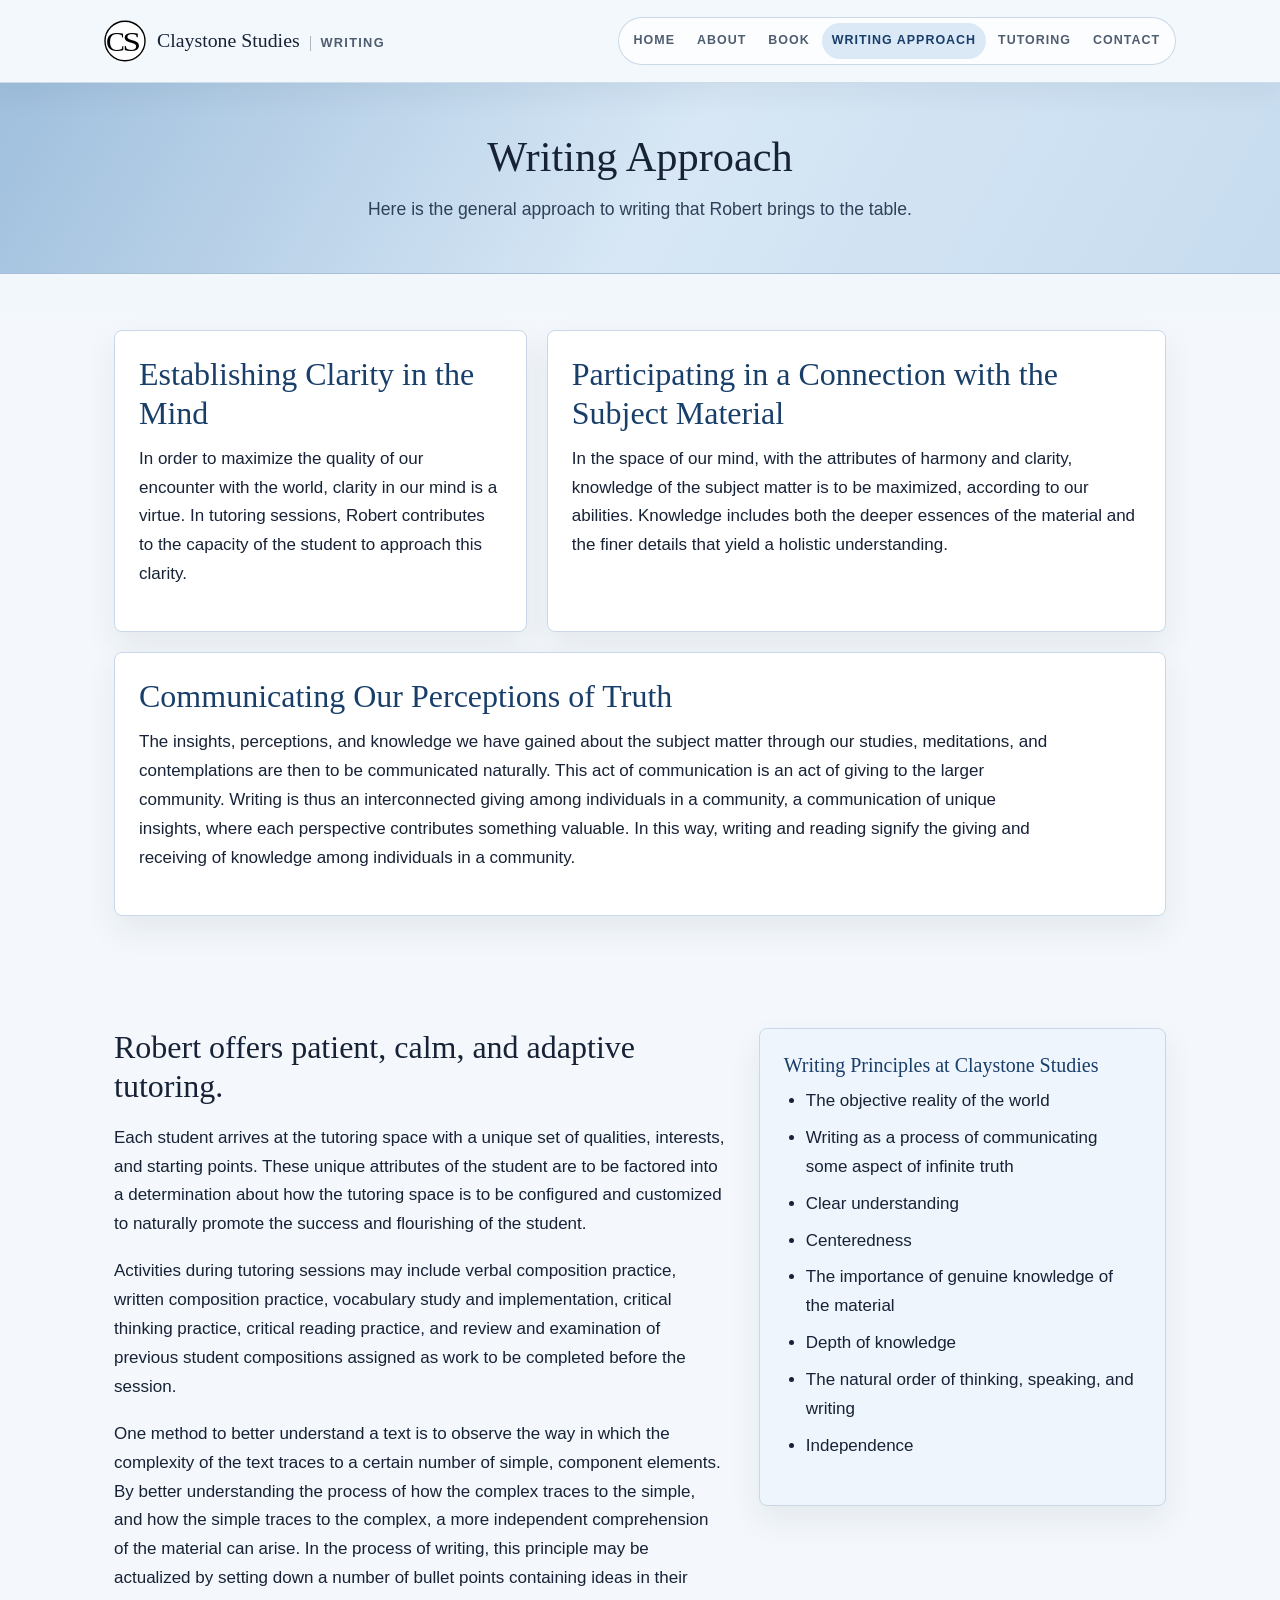
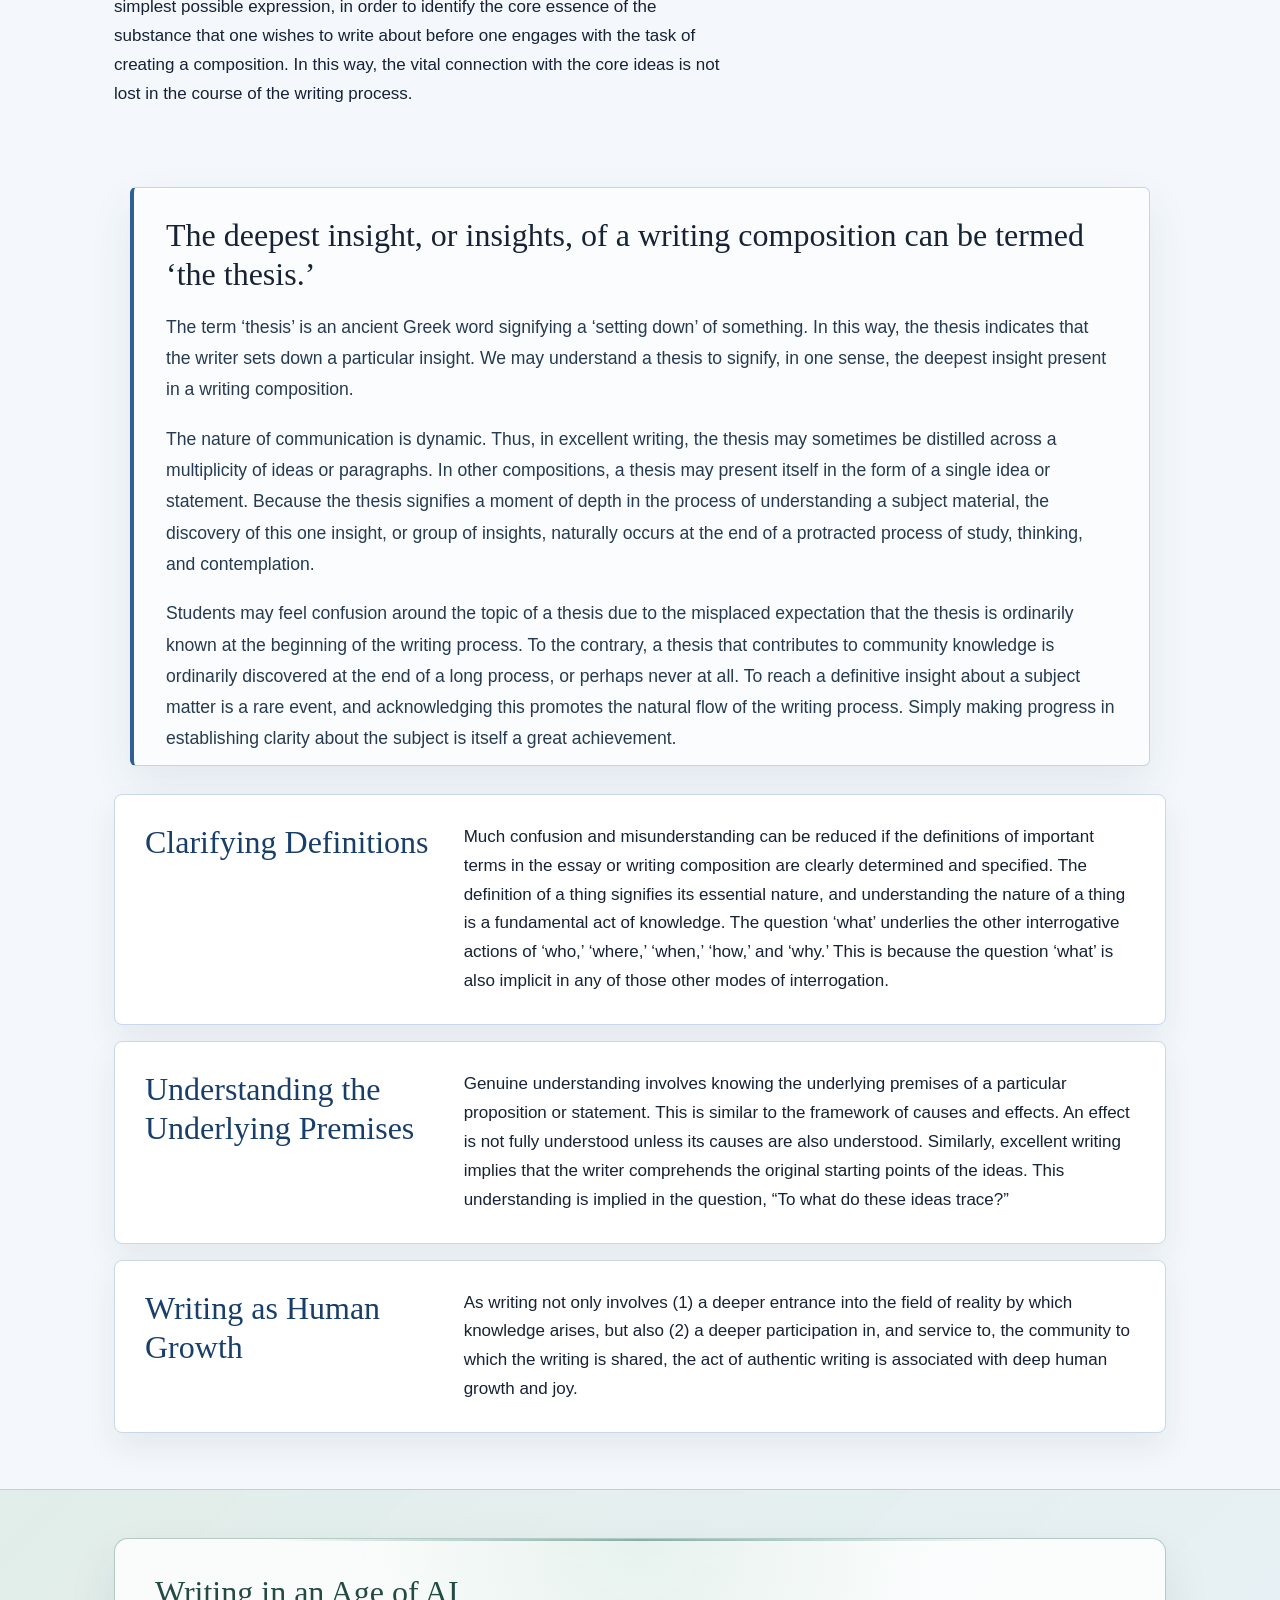
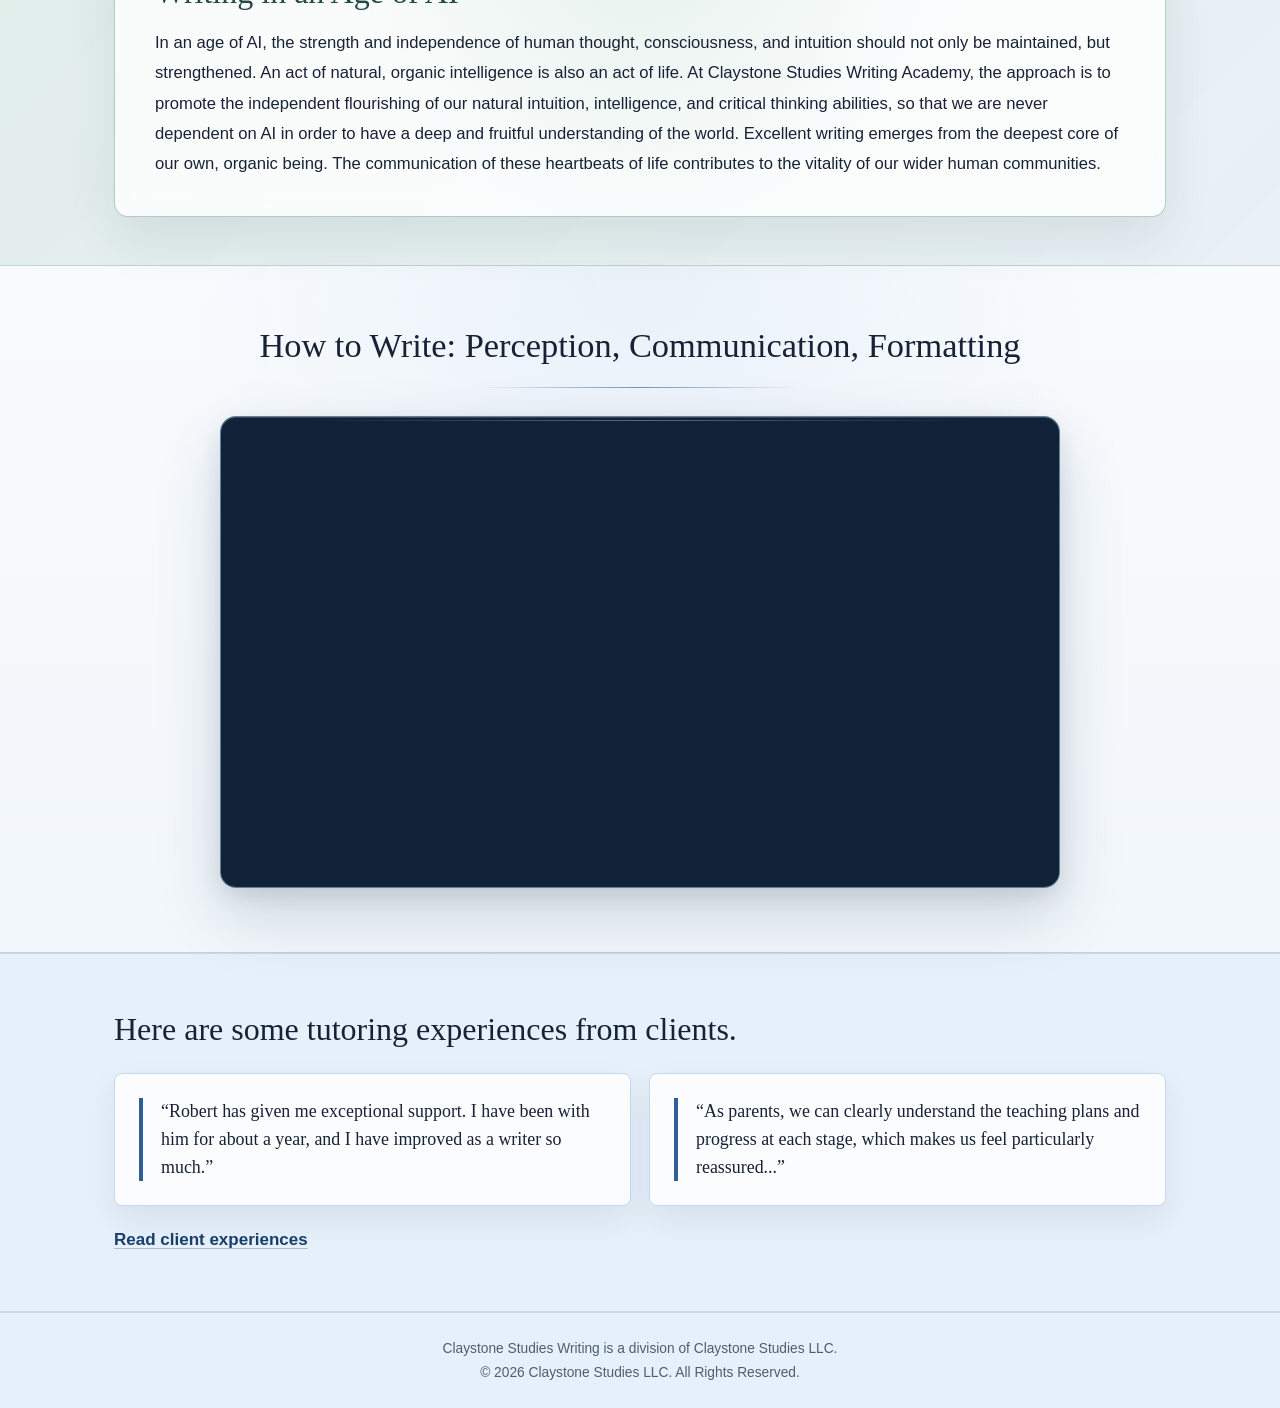
<file: writing-approach.html>
<!DOCTYPE html>
<html lang="en">
<head>
    <meta charset="UTF-8">
    <meta name="viewport" content="width=device-width, initial-scale=1.0">
    <meta name="description" content="The writing approach of Claystone Studies Writing Academy emphasizes clarity, knowledge, independent understanding, and the communication of meaningful insight.">
    <title>Writing Approach | Claystone Studies Writing Academy</title>
    <link rel="stylesheet" href="css/styles.css?v=20260808-2">
    <link rel="stylesheet" href="css/responsive.css?v=20260808-2">
</head>
<body>
    <header>
        <nav class="navbar">
            <div class="logo-container">
                <a href="index.html">
                    <img src="images/logo.svg" alt="Claystone Studies Logo" class="logo-img">
                </a>
                <span class="brand-name"><span class="brand-primary">Claystone Studies</span><span class="brand-secondary">Writing</span></span>
            </div>
            <button class="menu-toggle" aria-label="Toggle navigation">&#9776;</button>
            <ul class="nav-links">
                <li><a href="index.html">Home</a></li>
                <li><a href="about.html">About</a></li>
                <li><a href="book.html">Book</a></li>
                <li><a href="writing-approach.html" class="active">Writing Approach</a></li>
                <li><a href="tutoring.html">Tutoring</a></li>
                <li><a href="contact.html">Contact</a></li>
            </ul>
        </nav>
    </header>

    <section class="page-header">
        <h1>Writing Approach</h1>
        <p>Here is the general approach to writing that Robert brings to the table.</p>
    </section>

    <section class="section approach-principles-section">
        <div class="container">
            <div class="features home-principles-grid">
                <div class="feature">
                    <h2>Establishing Clarity in the Mind</h2>
                    <p>In order to maximize the quality of our encounter with the world, clarity in our mind is a virtue. In tutoring sessions, Robert contributes to the capacity of the student to approach this clarity.</p>
                </div>
                <div class="feature">
                    <h2>Participating in a Connection with the Subject Material</h2>
                    <p>In the space of our mind, with the attributes of harmony and clarity, knowledge of the subject matter is to be maximized, according to our abilities. Knowledge includes both the deeper essences of the material and the finer details that yield a holistic understanding.</p>
                </div>
                <div class="feature">
                    <h2>Communicating Our Perceptions of Truth</h2>
                    <p>The insights, perceptions, and knowledge we have gained about the subject matter through our studies, meditations, and contemplations are then to be communicated naturally. This act of communication is an act of giving to the larger community. Writing is thus an interconnected giving among individuals in a community, a communication of unique insights, where each perspective contributes something valuable. In this way, writing and reading signify the giving and receiving of knowledge among individuals in a community.</p>
                </div>
            </div>
        </div>
    </section>

    <section class="section home-methods-section">
        <div class="container two-column">
            <div>
                <h2>Robert offers patient, calm, and adaptive tutoring.</h2>
                <p>Each student arrives at the tutoring space with a unique set of qualities, interests, and starting points. These unique attributes of the student are to be factored into a determination about how the tutoring space is to be configured and customized to naturally promote the success and flourishing of the student.</p>
                <p>Activities during tutoring sessions may include verbal composition practice, written composition practice, vocabulary study and implementation, critical thinking practice, critical reading practice, and review and examination of previous student compositions assigned as work to be completed before the session.</p>
                <p>One method to better understand a text is to observe the way in which the complexity of the text traces to a certain number of simple, component elements. By better understanding the process of how the complex traces to the simple, and how the simple traces to the complex, a more independent comprehension of the material can arise. In the process of writing, this principle may be actualized by setting down a number of bullet points containing ideas in their simplest possible expression, in order to identify the core essence of the substance that one wishes to write about before one engages with the task of creating a composition. In this way, the vital connection with the core ideas is not lost in the course of the writing process.</p>
            </div>
            <aside class="sidebar-box">
                <h3>Writing Principles at Claystone Studies</h3>
                <ul class="plain-list">
                    <li>The objective reality of the world</li>
                    <li>Writing as a process of communicating some aspect of infinite truth</li>
                    <li>Clear understanding</li>
                    <li>Centeredness</li>
                    <li>The importance of genuine knowledge of the material</li>
                    <li>Depth of knowledge</li>
                    <li>The natural order of thinking, speaking, and writing</li>
                    <li>Independence</li>
                </ul>
            </aside>
        </div>
    </section>

    <section class="section accent-section home-thesis-section">
        <div class="container">
            <div class="home-prose home-thesis-copy">
                <h2>The deepest insight, or insights, of a writing composition can be termed ‘the thesis.’</h2>
                <p class="intro-text">The term ‘thesis’ is an ancient Greek word signifying a ‘setting down’ of something. In this way, the thesis indicates that the writer sets down a particular insight. We may understand a thesis to signify, in one sense, the deepest insight present in a writing composition.</p>
                <p class="intro-text">The nature of communication is dynamic. Thus, in excellent writing, the thesis may sometimes be distilled across a multiplicity of ideas or paragraphs. In other compositions, a thesis may present itself in the form of a single idea or statement. Because the thesis signifies a moment of depth in the process of understanding a subject material, the discovery of this one insight, or group of insights, naturally occurs at the end of a protracted process of study, thinking, and contemplation.</p>
                <p class="intro-text">Students may feel confusion around the topic of a thesis due to the misplaced expectation that the thesis is ordinarily known at the beginning of the writing process. To the contrary, a thesis that contributes to community knowledge is ordinarily discovered at the end of a long process, or perhaps never at all. To reach a definitive insight about a subject matter is a rare event, and acknowledging this promotes the natural flow of the writing process. Simply making progress in establishing clarity about the subject is itself a great achievement.</p>
            </div>
            <div class="features home-thesis-grid">
                <div class="feature">
                    <h2>Clarifying Definitions</h2>
                    <p>Much confusion and misunderstanding can be reduced if the definitions of important terms in the essay or writing composition are clearly determined and specified. The definition of a thing signifies its essential nature, and understanding the nature of a thing is a fundamental act of knowledge. The question ‘what’ underlies the other interrogative actions of ‘who,’ ‘where,’ ‘when,’ ‘how,’ and ‘why.’ This is because the question ‘what’ is also implicit in any of those other modes of interrogation.</p>
                </div>
                <div class="feature">
                    <h2>Understanding the Underlying Premises</h2>
                    <p>Genuine understanding involves knowing the underlying premises of a particular proposition or statement. This is similar to the framework of causes and effects. An effect is not fully understood unless its causes are also understood. Similarly, excellent writing implies that the writer comprehends the original starting points of the ideas. This understanding is implied in the question, “To what do these ideas trace?”</p>
                </div>
                <div class="feature">
                    <h2>Writing as Human Growth</h2>
                    <p>As writing not only involves (1) a deeper entrance into the field of reality by which knowledge arises, but also (2) a deeper participation in, and service to, the community to which the writing is shared, the act of authentic writing is associated with deep human growth and joy.</p>
                </div>
            </div>
        </div>
    </section>

    <section class="section writing-ai-section">
        <div class="container">
            <article class="writing-ai-card">
                <h2>Writing in an Age of AI</h2>
                <p>In an age of AI, the strength and independence of human thought, consciousness, and intuition should not only be maintained, but strengthened. An act of natural, organic intelligence is also an act of life. At Claystone Studies Writing Academy, the approach is to promote the independent flourishing of our natural intuition, intelligence, and critical thinking abilities, so that we are never dependent on AI in order to have a deep and fruitful understanding of the world. Excellent writing emerges from the deepest core of our own, organic being. The communication of these heartbeats of life contributes to the vitality of our wider human communities.</p>
            </article>
        </div>
    </section>

    <section id="writing-video" class="section writing-video-section" aria-labelledby="writing-video-title">
        <div class="container">
            <h2 id="writing-video-title">How to Write: Perception, Communication, Formatting</h2>
            <div class="writing-video-frame">
                <iframe
                    src="https://www.youtube-nocookie.com/embed/yLmO4vDkpT8?rel=0&amp;playsinline=1"
                    title="How to Write: Perception, Communication, Formatting"
                    loading="lazy"
                    allow="accelerometer; autoplay; clipboard-write; encrypted-media; gyroscope; picture-in-picture; web-share"
                    referrerpolicy="strict-origin-when-cross-origin"
                    allowfullscreen>
                </iframe>
            </div>
        </div>
    </section>

    <section class="section testimonials-preview">
        <div class="container">
            <h2>Here are some tutoring experiences from clients.</h2>
            <div class="testimonial-grid compact-testimonials">
                <figure class="testimonial-card">
                    <blockquote>“Robert has given me exceptional support. I have been with him for about a year, and I have improved as a writer so much.”</blockquote>
                </figure>
                <figure class="testimonial-card">
                    <blockquote>“As parents, we can clearly understand the teaching plans and progress at each stage, which makes us feel particularly reassured...”</blockquote>
                </figure>
            </div>
            <a href="tutoring.html#testimonials" class="text-link">Read client experiences</a>
        </div>
    </section>

    <footer>
        <p>Claystone Studies Writing is a division of Claystone Studies LLC.<br>&copy; <span id="year"></span> Claystone Studies LLC. All Rights Reserved.</p>
    </footer>

    <script src="js/scripts.js"></script>
</body>
</html>
</file>
<file: css/styles.css>
/* Claystone Studies Writing Academy - Main Styles */
* {
    box-sizing: border-box;
    margin: 0;
    padding: 0;
}

:root {
    --paper: #f4f8fc;
    --surface: #ffffff;
    --surface-blue: #eaf2fb;
    --header-blue: #c7dcef;
    --header-blue-deep: #9fbfdd;
    --ink: #172236;
    --muted-ink: #4f5d70;
    --dark: #183255;
    --accent: #2f5f96;
    --accent-dark: #183e6a;
    --accent-soft: #dbe9f7;
    --line: #c9d7e6;
    --white: #ffffff;
    --veil: rgba(244, 248, 252, 0.86);
    --shadow: 0 14px 32px rgba(23, 34, 54, 0.075);
}

html {
    scroll-behavior: smooth;
}

body {
    background:
        linear-gradient(180deg, #edf5fd 0, var(--paper) 360px),
        var(--paper);
    color: var(--ink);
    display: flex;
    flex-direction: column;
    font-family: "Helvetica Neue", Arial, Helvetica, sans-serif;
    font-size: 17px;
    line-height: 1.7;
    min-height: 100vh;
    text-rendering: optimizeLegibility;
}

p {
    margin-bottom: 18px;
}

a {
    color: var(--accent-dark);
    text-decoration-color: rgba(47, 95, 150, 0.35);
    text-underline-offset: 3px;
}

a:hover {
    color: var(--accent);
}

h1,
h2,
h3,
.brand-name {
    font-family: Georgia, "Times New Roman", serif;
    font-weight: 400;
    letter-spacing: 0;
}

h1,
h2,
h3 {
    color: var(--ink);
    line-height: 1.22;
}

.container {
    margin: 0 auto;
    max-width: 1100px;
    padding: 0 24px;
}

header {
    -webkit-backdrop-filter: blur(16px);
    backdrop-filter: blur(16px);
    background: var(--veil);
    border-bottom: 1px solid rgba(201, 215, 230, 0.86);
    box-shadow: 0 10px 30px rgba(23, 34, 54, 0.055);
    padding: 0;
    position: sticky;
    top: 0;
    z-index: 10;
}

.navbar {
    align-items: center;
    display: flex;
    justify-content: space-between;
    margin: 0 auto;
    max-width: 1120px;
    min-height: 82px;
    padding: 0 24px;
    position: relative;
}

.logo-container {
    align-items: center;
    display: flex;
    min-width: 0;
}

.logo-img {
    display: block;
    height: 42px;
    margin-right: 11px;
    max-height: none;
    width: auto;
}

.brand-name {
    align-items: baseline;
    color: var(--ink);
    display: flex;
    gap: 0.62rem;
    white-space: nowrap;
}

.brand-primary {
    font-size: 1.24rem;
}

.brand-secondary {
    border-left: 1px solid rgba(79, 93, 112, 0.42);
    color: var(--muted-ink);
    font-family: "Helvetica Neue", Arial, Helvetica, sans-serif;
    font-size: 0.8rem;
    font-style: normal;
    font-weight: 600;
    letter-spacing: 0.1em;
    line-height: 1.15;
    padding-left: 0.62rem;
    text-transform: uppercase;
}

.nav-links {
    align-items: center;
    background: rgba(255, 255, 255, 0.72);
    border: 1px solid rgba(201, 215, 230, 0.95);
    border-radius: 999px;
    display: flex;
    gap: 2px;
    list-style: none;
    padding: 5px;
}

.nav-links li a {
    border-radius: 999px;
    color: var(--muted-ink);
    display: block;
    font-size: 0.78rem;
    font-weight: 700;
    letter-spacing: 0.08em;
    padding: 7px 10px;
    text-decoration: none;
    text-transform: uppercase;
    transition: background-color 0.2s ease, color 0.2s ease;
}

.nav-links li a:hover,
.nav-links li a.active {
    background: var(--accent-soft);
    color: var(--accent-dark);
    text-decoration: none;
}

.menu-toggle {
    display: none;
}

.hero {
    background:
        linear-gradient(120deg, var(--header-blue-deep), #d7e7f5 48%, var(--header-blue)),
        var(--header-blue);
    border-bottom: 1px solid #a7bfd7;
    color: var(--ink);
    padding: 78px 20px 72px;
    text-align: center;
}

.hero h1 {
    font-size: 3.25rem;
    margin: 0 auto 16px;
    max-width: 980px;
}

.hero-title-primary,
.hero-title-secondary {
    display: block;
}

.hero-title-secondary {
    color: var(--accent-dark);
    font-size: 0.78em;
    font-style: italic;
    line-height: 1.08;
    margin-top: 0.12em;
}

.hero-logo {
    display: block;
    height: 132px;
    margin: 0 auto 18px;
    width: auto;
}

.hero-subtext {
    color: #2f435c;
    font-size: 1.16rem;
    line-height: 1.65;
    margin: 0 auto 30px;
    max-width: 900px;
}

.hero-actions {
    align-items: center;
    display: flex;
    flex-wrap: wrap;
    gap: 12px;
    justify-content: center;
}

.hero-actions .btn-primary,
.hero-actions .btn-secondary {
    margin: 0;
    min-width: 150px;
}

.hero-approach-button {
    background: linear-gradient(145deg, #173c64, #244f7d);
    border-color: rgba(11, 42, 76, 0.92);
    box-shadow:
        0 12px 26px rgba(22, 57, 94, 0.18),
        inset 0 1px 0 rgba(255, 255, 255, 0.2);
    padding-inline: 20px;
}

.hero-approach-button:hover {
    background: linear-gradient(145deg, #123454, #1d456e);
    border-color: #102f50;
}

.hero-tutoring-button {
    background: rgba(255, 255, 255, 0.58);
    border-color: rgba(24, 62, 106, 0.42);
    box-shadow:
        0 8px 20px rgba(22, 57, 94, 0.08),
        inset 0 1px 0 rgba(255, 255, 255, 0.78);
}

.btn-primary,
.btn-secondary {
    -webkit-backdrop-filter: blur(10px);
    backdrop-filter: blur(10px);
    border-radius: 5px;
    display: inline-block;
    font-size: 0.78rem;
    font-weight: 700;
    letter-spacing: 0.06em;
    margin: 6px;
    padding: 10px 16px;
    text-align: center;
    text-decoration: none;
    text-transform: uppercase;
    transition: background-color 0.2s ease, border-color 0.2s ease, box-shadow 0.2s ease, color 0.2s ease, transform 0.2s ease;
}

.btn-primary {
    background: var(--accent-dark);
    border: 1px solid var(--accent-dark);
    box-shadow: 0 10px 24px rgba(23, 34, 54, 0.11);
    color: var(--white);
}

.btn-primary:hover {
    background: #102d50;
    border-color: #102d50;
    color: var(--white);
    transform: translateY(-1px);
}

.btn-secondary {
    background: rgba(255, 255, 255, 0.72);
    border: 1px solid rgba(24, 62, 106, 0.58);
    color: var(--accent-dark);
}

.btn-secondary:hover {
    background: var(--accent-soft);
    border-color: var(--accent-dark);
    color: var(--accent-dark);
    transform: translateY(-1px);
}

.section {
    padding: 56px 0;
}

.section h2,
.page-content h2 {
    color: var(--ink);
    font-size: 2rem;
    margin-bottom: 18px;
}

.section h3,
.page-content h3 {
    color: var(--accent-dark);
    font-size: 1.25rem;
    margin-bottom: 10px;
}

.intro-text {
    color: var(--muted-ink);
    font-size: 1.08rem;
    max-width: 820px;
}

.features,
.cards {
    display: flex;
    gap: 20px;
    justify-content: space-between;
    margin-top: 28px;
}

.feature,
.card,
.option-card,
.testimonial-card,
.sidebar-box,
.contact-box,
.contact-card,
.service-list li {
    background: var(--surface);
    border: 1px solid var(--line);
    border-radius: 8px;
    box-shadow: var(--shadow);
}

.feature,
.card {
    flex: 1;
    padding: 24px;
}

.feature h2,
.card h3 {
    color: var(--accent-dark);
    margin-bottom: 12px;
}

.page-content {
    padding: 48px 0 64px;
}

.page-header {
    background: linear-gradient(120deg, var(--header-blue-deep), #d7e7f5 52%, var(--header-blue));
    border-bottom: 1px solid #a7bfd7;
    padding: 48px 20px;
    text-align: center;
}

.page-header h1 {
    font-size: 2.65rem;
    margin-bottom: 12px;
}

.page-header p {
    color: #2d4057;
    font-size: 1.1rem;
    margin: 0 auto;
    max-width: 760px;
}

.two-column {
    align-items: start;
    display: grid;
    gap: 34px;
    grid-template-columns: 1.2fr 0.8fr;
}

.academy-logo,
.tutor-portrait {
    border: 1px solid var(--line);
    border-radius: 6px;
    box-shadow: 0 14px 30px rgba(23, 34, 54, 0.11);
    float: right;
    height: 150px;
    margin: 2px 0 16px 24px;
    width: 150px;
}

.academy-logo {
    background: var(--white);
    object-fit: contain;
    padding: 10px;
}

.tutor-portrait {
    object-fit: cover;
    object-position: center top;
}

.sidebar-box {
    background: #eef5fc;
    padding: 24px;
}

.about-content {
    max-width: 980px;
}

.about-writing-links {
    clear: both;
    display: grid;
    gap: 14px;
    grid-template-columns: repeat(2, minmax(0, 1fr));
    margin-top: 28px;
}

.about-writing-link {
    --channel-accent: #365f82;
    --channel-border: rgba(89, 124, 154, 0.48);
    --channel-icon-background: rgba(221, 234, 245, 0.9);
    --channel-surface: linear-gradient(145deg, rgba(250, 253, 255, 0.98), rgba(232, 241, 248, 0.9));
    align-items: center;
    background: var(--channel-surface);
    border: 1px solid var(--channel-border);
    border-radius: 11px;
    box-shadow:
        0 9px 20px rgba(23, 34, 54, 0.06),
        inset 0 1px 0 rgba(255, 255, 255, 0.94);
    color: var(--ink);
    display: grid;
    gap: 11px;
    grid-template-columns: auto 1fr auto;
    min-height: 92px;
    overflow: hidden;
    padding: 12px 16px;
    position: relative;
    text-decoration: none;
    transition: border-color 0.2s ease, box-shadow 0.2s ease, transform 0.2s ease;
}

.about-writing-link::before {
    background: linear-gradient(90deg, transparent, var(--channel-accent), transparent);
    content: "";
    height: 2px;
    left: 12%;
    opacity: 0.7;
    position: absolute;
    right: 12%;
    top: 0;
}

.about-writing-link--substack {
    --channel-accent: #7a6135;
    --channel-border: rgba(150, 124, 76, 0.46);
    --channel-icon-background: rgba(239, 231, 212, 0.9);
    --channel-surface: linear-gradient(145deg, rgba(255, 254, 250, 0.98), rgba(244, 238, 224, 0.9));
}

.about-writing-link:hover {
    border-color: var(--channel-accent);
    box-shadow:
        0 12px 25px rgba(23, 34, 54, 0.09),
        inset 0 1px 0 rgba(255, 255, 255, 0.96);
    color: var(--ink);
    transform: translateY(-2px);
}

.about-writing-link:focus-visible {
    outline: 3px solid color-mix(in srgb, var(--channel-accent) 25%, transparent);
    outline-offset: 3px;
}

.about-writing-link-icon {
    align-items: center;
    background: var(--channel-icon-background);
    border: 1px solid var(--channel-border);
    border-radius: 50%;
    color: var(--channel-accent);
    display: inline-flex;
    height: 34px;
    justify-content: center;
    width: 34px;
}

.about-writing-link-icon svg {
    fill: currentColor;
    height: 17px;
    stroke: currentColor;
    stroke-linecap: round;
    stroke-linejoin: round;
    stroke-width: 1.5;
    width: 17px;
}

.about-writing-link--youtube .about-writing-link-icon svg {
    stroke: none;
}

.about-writing-link--substack .about-writing-link-icon svg {
    fill: none;
}

.about-writing-link-content {
    display: flex;
    flex-direction: column;
    gap: 5px;
}

.about-writing-link-label {
    color: var(--channel-accent);
    font-size: 0.67rem;
    font-weight: 700;
    letter-spacing: 0.14em;
    line-height: 1.2;
    text-transform: uppercase;
}

.about-writing-link-text {
    color: #26384d;
    font-family: Georgia, "Times New Roman", serif;
    font-size: 0.94rem;
    line-height: 1.48;
}

.about-writing-link-arrow {
    align-self: start;
    color: var(--channel-accent);
    font-size: 1rem;
    line-height: 1;
    opacity: 0.74;
    transition: opacity 0.2s ease, transform 0.2s ease;
}

.about-writing-link:hover .about-writing-link-arrow {
    opacity: 1;
    transform: translate(2px, -2px);
}

.home-understanding-section {
    background:
        radial-gradient(circle at 50% 0, rgba(197, 219, 240, 0.34), transparent 46%),
        linear-gradient(180deg, #f8fbfe 0%, #f2f7fb 100%);
    border-bottom: 1px solid rgba(151, 178, 204, 0.46);
    padding: 64px 0 70px;
}

.home-understanding-section h2 {
    font-size: 2.35rem;
    line-height: 1.2;
    margin: 0 auto 30px;
    max-width: 900px;
    position: relative;
    text-align: center;
}

.home-understanding-section h2::after {
    background: linear-gradient(90deg, transparent, #6f94b8, transparent);
    content: "";
    display: block;
    height: 1px;
    margin: 22px auto 0;
    max-width: 360px;
    width: 44%;
}

.home-prose {
    background: rgba(255, 255, 255, 0.72);
    border: 1px solid rgba(142, 171, 199, 0.5);
    border-radius: 14px;
    box-shadow:
        0 18px 44px rgba(35, 61, 88, 0.09),
        inset 0 1px 0 rgba(255, 255, 255, 0.9);
    margin: 0 auto;
    max-width: 1020px;
    padding: 34px 40px 30px;
}

.home-prose .intro-text {
    color: #263a50;
    font-size: 1.1rem;
    line-height: 1.78;
    max-width: none;
}

.home-prose .intro-text:last-child {
    margin-bottom: 0;
}

.home-approach-sentence {
    border-top: 1px solid rgba(135, 166, 195, 0.38);
    margin-top: 24px;
    padding-top: 20px;
    text-align: center;
}

.home-approach-sentence a {
    color: #174c7c;
    font-weight: 700;
    text-decoration-color: rgba(23, 76, 124, 0.5);
    text-decoration-thickness: 1px;
    text-underline-offset: 4px;
}

.home-approach-sentence a:hover {
    color: #102f50;
    text-decoration-color: currentColor;
}

.approach-principles-section .home-principles-grid {
    margin-top: 0;
}

.home-principles-grid {
    display: grid;
    grid-template-columns: minmax(0, 0.8fr) minmax(0, 1.2fr);
}

.home-principles-grid .feature:nth-child(3) {
    grid-column: 1 / -1;
}

.home-principles-grid .feature:nth-child(3) p {
    max-width: 920px;
}

.home-thesis-copy {
    background: rgba(255, 255, 255, 0.5);
    border-left: 4px solid var(--accent);
    border-radius: 6px;
    padding: 28px 32px 10px;
}

.home-methods-section {
    padding-bottom: 30px;
}

.home-thesis-section {
    padding-top: 30px;
}

.writing-ai-section {
    background:
        linear-gradient(135deg, rgba(224, 237, 232, 0.86), rgba(231, 240, 247, 0.82)),
        #edf4f2;
    border-bottom: 1px solid rgba(181, 205, 199, 0.82);
    border-top: 1px solid rgba(181, 205, 199, 0.82);
    padding: 48px 0;
}

.writing-ai-card {
    -webkit-backdrop-filter: blur(14px);
    backdrop-filter: blur(14px);
    background:
        radial-gradient(circle at 50% 0, rgba(207, 228, 219, 0.45), transparent 50%),
        rgba(255, 255, 255, 0.82);
    border: 1px solid rgba(166, 195, 187, 0.86);
    border-radius: 14px;
    box-shadow:
        0 22px 50px rgba(23, 55, 48, 0.09),
        inset 0 1px 0 rgba(255, 255, 255, 0.96);
    overflow: hidden;
    padding: 34px 40px 36px;
    position: relative;
}

.writing-ai-card::before {
    background: linear-gradient(90deg, transparent, #5f9184, transparent);
    content: "";
    height: 2px;
    left: 14%;
    opacity: 0.72;
    position: absolute;
    right: 14%;
    top: 0;
}

.writing-ai-card h2 {
    color: #234b43;
    font-size: 2rem;
    margin-bottom: 16px;
}

.writing-ai-card p {
    color: var(--ink);
    font-size: 1.04rem;
    line-height: 1.82;
    margin: 0;
    max-width: 1000px;
}

.writing-video-section {
    background:
        radial-gradient(circle at 50% 0, rgba(214, 228, 242, 0.42), transparent 48%),
        linear-gradient(180deg, #f8fbfe, #f2f7fb);
    border-bottom: 1px solid rgba(164, 187, 210, 0.62);
    padding: 58px 0 64px;
    scroll-margin-top: 86px;
}

.writing-video-section h2 {
    font-size: 2.15rem;
    line-height: 1.25;
    margin: 0 auto 28px;
    max-width: 900px;
    text-align: center;
}

.writing-video-section h2::after {
    background: linear-gradient(90deg, transparent, #6f94b8, transparent);
    content: "";
    display: block;
    height: 1px;
    margin: 20px auto 0;
    max-width: 320px;
    width: 42%;
}

.writing-video-frame {
    aspect-ratio: 16 / 9;
    background: #102237;
    border: 1px solid rgba(118, 148, 178, 0.82);
    border-radius: 16px;
    box-shadow:
        0 26px 64px rgba(20, 45, 72, 0.17),
        0 8px 20px rgba(20, 45, 72, 0.1),
        inset 0 1px 0 rgba(255, 255, 255, 0.16);
    margin: 0 auto;
    max-width: 840px;
    overflow: hidden;
    padding: 7px;
    position: relative;
}

.writing-video-frame::before {
    background: linear-gradient(90deg, transparent, rgba(255, 255, 255, 0.32), transparent);
    content: "";
    height: 1px;
    left: 10%;
    pointer-events: none;
    position: absolute;
    right: 10%;
    top: 3px;
    z-index: 1;
}

.writing-video-frame iframe {
    border: 0;
    border-radius: 10px;
    display: block;
    height: 100%;
    width: 100%;
}

.home-thesis-grid {
    display: grid;
    gap: 16px;
    grid-template-columns: 1fr;
}

.home-thesis-grid .feature {
    align-items: start;
    display: grid;
    gap: 30px;
    grid-template-columns: minmax(220px, 0.43fr) minmax(0, 1fr);
    padding: 28px 30px;
}

.home-thesis-grid .feature h2,
.home-thesis-grid .feature p {
    margin-bottom: 0;
}

.service-list {
    list-style: none;
    margin-top: 18px;
}

.tutoring-options {
    display: grid;
    gap: 18px;
    grid-template-columns: repeat(2, minmax(0, 1fr));
    margin: 26px 0 0;
}

.tutoring-booking-area .tutoring-options {
    margin-top: 20px;
}

.tutoring-intro {
    line-height: 1.8;
    max-width: 1000px;
}

.tutoring-session-overview {
    -webkit-backdrop-filter: blur(14px);
    align-items: start;
    backdrop-filter: blur(14px);
    background:
        radial-gradient(circle at 50% 0, rgba(231, 238, 245, 0.38), transparent 52%),
        linear-gradient(145deg, rgba(255, 255, 255, 0.97), rgba(247, 249, 252, 0.92));
    border: 1px solid rgba(193, 207, 221, 0.86);
    border-radius: 14px;
    box-shadow:
        0 20px 46px rgba(23, 34, 54, 0.09),
        inset 0 1px 0 rgba(255, 255, 255, 0.96);
    display: grid;
    gap: 16px;
    grid-template-columns: 1fr;
    margin-top: 24px;
    overflow: hidden;
    padding: 30px 32px;
    position: relative;
}

.tutoring-session-overview h3 {
    color: var(--ink);
    border-bottom: 1px solid rgba(201, 215, 230, 0.82);
    font-size: 1.18rem;
    line-height: 1.4;
    margin: 0;
    max-width: none;
    padding-bottom: 13px;
}

.tutoring-session-overview .tutoring-intro {
    color: var(--ink);
    font-size: 1.04rem;
    line-height: 1.82;
    margin: 0;
    max-width: none;
}

.tutoring-themes {
    border-top: 1px solid rgba(190, 207, 223, 0.78);
    margin-top: 4px;
    padding-top: 20px;
}

.tutoring-themes h3 {
    border-bottom: 0;
    color: #465b70;
    font-family: "Helvetica Neue", Arial, Helvetica, sans-serif;
    font-size: 0.74rem;
    font-weight: 700;
    letter-spacing: 0.15em;
    margin-bottom: 12px;
    padding-bottom: 0;
    text-transform: uppercase;
}

.tutoring-theme-list {
    align-items: center;
    display: flex;
    flex-wrap: wrap;
    gap: 9px;
}

.tutoring-theme {
    -webkit-backdrop-filter: blur(10px);
    backdrop-filter: blur(10px);
    background: var(--theme-surface);
    border: 1px solid var(--theme-border);
    border-radius: 10px;
    box-shadow:
        0 6px 16px var(--theme-shadow),
        inset 0 1px 0 rgba(255, 255, 255, 0.82);
    color: var(--theme-text);
    display: inline-flex;
    font-size: 0.84rem;
    font-weight: 700;
    line-height: 1.2;
    padding: 9px 14px;
}

.tutoring-theme--writing {
    --theme-border: rgba(76, 105, 131, 0.48);
    --theme-shadow: rgba(55, 82, 106, 0.1);
    --theme-surface: linear-gradient(135deg, #edf3f8, #d7e3ed);
    --theme-text: #29445c;
}

.tutoring-theme--thinking {
    --theme-border: rgba(75, 110, 84, 0.48);
    --theme-shadow: rgba(55, 87, 63, 0.1);
    --theme-surface: linear-gradient(135deg, #edf4ef, #d8e7dc);
    --theme-text: #31563b;
}

.tutoring-theme--reading {
    --theme-border: rgba(94, 88, 117, 0.46);
    --theme-shadow: rgba(75, 69, 96, 0.1);
    --theme-surface: linear-gradient(135deg, #f1eff5, #dfdce8);
    --theme-text: #4b4660;
}

.tutoring-theme--philosophy {
    --theme-border: rgba(126, 104, 48, 0.5);
    --theme-shadow: rgba(105, 85, 37, 0.1);
    --theme-surface: linear-gradient(135deg, #f6f1df, #eadfb8);
    --theme-text: #64531f;
}

.tutoring-theme--speech {
    --theme-border: rgba(115, 81, 57, 0.48);
    --theme-shadow: rgba(92, 63, 43, 0.1);
    --theme-surface: linear-gradient(135deg, #f4eee9, #e8d8ca);
    --theme-text: #65472f;
}

.tutoring-theme--debate {
    --theme-border: rgba(59, 100, 102, 0.48);
    --theme-shadow: rgba(44, 84, 86, 0.1);
    --theme-surface: linear-gradient(135deg, #ebf3f3, #d3e5e5);
    --theme-text: #2e5759;
}

.tutoring-video-invitation {
    align-items: center;
    background:
        linear-gradient(135deg, rgba(238, 245, 251, 0.94), rgba(224, 235, 245, 0.82));
    border: 1px solid rgba(139, 166, 192, 0.66);
    border-radius: 11px;
    box-shadow:
        0 9px 22px rgba(35, 65, 94, 0.07),
        inset 0 1px 0 rgba(255, 255, 255, 0.9);
    color: #29445f;
    display: flex;
    font-size: 0.96rem;
    gap: 13px;
    line-height: 1.55;
    margin-top: 5px;
    padding: 15px 17px;
    text-decoration: none;
    transition: background 0.2s ease, border-color 0.2s ease, box-shadow 0.2s ease, transform 0.2s ease;
}

.tutoring-video-invitation:hover {
    background:
        linear-gradient(135deg, rgba(232, 241, 249, 0.98), rgba(213, 228, 241, 0.9));
    border-color: rgba(78, 119, 157, 0.72);
    box-shadow:
        0 12px 26px rgba(35, 65, 94, 0.1),
        inset 0 1px 0 rgba(255, 255, 255, 0.94);
    color: #1f3e5c;
    transform: translateY(-1px);
}

.tutoring-video-invitation:focus-visible {
    outline: 3px solid rgba(58, 105, 148, 0.28);
    outline-offset: 3px;
}

.tutoring-video-invitation-icon {
    align-items: center;
    background: #355c7d;
    border: 1px solid rgba(29, 68, 102, 0.82);
    border-radius: 50%;
    box-shadow: inset 0 1px 0 rgba(255, 255, 255, 0.24);
    color: #f8fbfe;
    display: inline-flex;
    flex: 0 0 30px;
    font-size: 0.68rem;
    height: 30px;
    justify-content: center;
    padding-left: 2px;
    width: 30px;
}

.tutoring-video-invitation strong {
    color: #173f66;
    text-decoration: underline;
    text-decoration-color: rgba(23, 63, 102, 0.4);
    text-underline-offset: 3px;
}

.tutoring-booking-panel {
    margin: 0;
}

.tutoring-booking-area {
    background:
        radial-gradient(circle at 50% 0, rgba(220, 234, 247, 0.34), transparent 58%),
        linear-gradient(145deg, rgba(255, 255, 255, 0.78), rgba(241, 247, 252, 0.68));
    border: 1px solid rgba(190, 207, 223, 0.78);
    border-radius: 14px;
    box-shadow:
        0 16px 36px rgba(23, 34, 54, 0.065),
        inset 0 1px 0 rgba(255, 255, 255, 0.88);
    display: grid;
    gap: 20px;
    margin: 42px 0 12px;
    padding: 30px 32px 28px;
    scroll-margin-top: 100px;
}

.tutoring-booking-panel > h2 {
    color: #183a5b;
    font-size: 1.9rem;
    margin: 0 0 10px;
    text-align: center;
}

.tutoring-booking-process {
    color: #29445f;
    font-size: 1.07rem;
    font-weight: 500;
    line-height: 1.6;
    margin: 0 auto 4px;
    max-width: 680px;
    text-align: center;
}

.option-card {
    --portal-border: rgba(125, 158, 190, 0.5);
    --portal-card-border: rgba(125, 158, 190, 0.5);
    --portal-end: rgba(207, 226, 243, 0.96);
    --portal-glow: rgba(91, 139, 184, 0.16);
    --portal-start: rgba(231, 241, 250, 0.98);
    --portal-text: #17334f;
    -webkit-backdrop-filter: blur(16px);
    backdrop-filter: blur(16px);
    background:
        radial-gradient(circle at 50% -16%, var(--portal-glow), transparent 58%),
        linear-gradient(145deg, rgba(255, 255, 255, 0.93), rgba(238, 245, 251, 0.76));
    border: 2px solid var(--portal-card-border);
    border-radius: 16px;
    box-shadow:
        0 26px 54px rgba(23, 34, 54, 0.13),
        0 10px 28px var(--portal-glow),
        inset 0 1px 0 rgba(255, 255, 255, 0.98);
    display: flex;
    flex-direction: column;
    min-height: 210px;
    overflow: hidden;
    padding: 30px 26px 26px;
    position: relative;
    text-align: center;
    transition: border-color 0.25s ease, box-shadow 0.25s ease, transform 0.25s ease;
}

.tutoring-booking-area .option-card {
    min-height: 0;
    padding: 17px 20px 15px;
}

.tutoring-booking-area .option-card h3 {
    font-size: 1.22rem;
    margin-bottom: 12px;
}

.tutoring-booking-area .option-booking-note {
    font-size: 0.86rem;
    line-height: 1.45;
    margin-bottom: 11px;
}

.tutoring-booking-area .option-portal-link {
    min-height: 44px;
    padding: 8px 15px;
}

.option-card::before {
    background: linear-gradient(90deg, var(--portal-start), var(--portal-end), var(--portal-start));
    content: "";
    height: 4px;
    left: 0;
    opacity: 0.96;
    position: absolute;
    right: 0;
    top: 0;
}

.option-card::after {
    background: var(--portal-glow);
    border-radius: 50%;
    content: "";
    filter: blur(8px);
    height: 100px;
    opacity: 0.7;
    position: absolute;
    right: -44px;
    top: -54px;
    width: 100px;
}

.option-card:hover,
.option-card:focus-within {
    border-color: var(--portal-border);
    box-shadow:
        0 28px 58px rgba(23, 34, 54, 0.14),
        0 10px 30px var(--portal-glow),
        inset 0 1px 0 rgba(255, 255, 255, 1);
    transform: translateY(-4px);
}

.option-card h3 {
    color: var(--ink);
    font-size: 1.38rem;
    line-height: 1.35;
    margin: 0 auto 28px;
    max-width: 250px;
    position: relative;
    z-index: 1;
}

.option-price {
    color: var(--ink);
    font-family: Georgia, "Times New Roman", serif;
    font-size: 1.85rem;
    font-weight: 700;
    line-height: 1;
    margin: -10px 0 12px;
    position: relative;
    z-index: 1;
}

.option-price--discounted {
    align-items: center;
    display: flex;
    flex-wrap: wrap;
    gap: 9px;
    justify-content: center;
}

.option-discount {
    align-items: center;
    background: rgba(231, 239, 246, 0.82);
    border: 1px solid rgba(67, 104, 136, 0.38);
    border-radius: 999px;
    color: #365a78;
    display: inline-flex;
    font-family: Arial, Helvetica, sans-serif;
    font-size: 0.64rem;
    font-weight: 700;
    height: 22px;
    justify-content: center;
    letter-spacing: 0.04em;
    line-height: 1;
    padding: 0 7px;
    white-space: nowrap;
    text-transform: uppercase;
    transform: translateY(1px);
}

.option-booking-note,
.option-request-note {
    color: #36506a;
    font-size: 0.9rem;
    line-height: 1.55;
    margin: 0 auto 22px;
    max-width: 260px;
    position: relative;
    z-index: 1;
}

.option-card--single {
    --portal-border: rgba(32, 70, 49, 0.9);
    --portal-card-border: rgba(46, 91, 65, 0.72);
    --portal-end: #476f55;
    --portal-glow: rgba(42, 84, 59, 0.2);
    --portal-start: #294f3a;
    --portal-text: #f7faf8;
}

.option-card--four {
    --portal-border: rgba(24, 52, 79, 0.92);
    --portal-card-border: rgba(39, 78, 116, 0.72);
    --portal-end: #3e668d;
    --portal-glow: rgba(34, 73, 109, 0.2);
    --portal-start: #234766;
    --portal-text: #f7f9fb;
}

.option-portal-link {
    -webkit-backdrop-filter: blur(12px);
    align-items: center;
    align-self: stretch;
    backdrop-filter: blur(12px);
    background: linear-gradient(135deg, var(--portal-start), var(--portal-end));
    border: 2px solid var(--portal-border);
    border-radius: 12px;
    box-shadow:
        0 12px 26px var(--portal-glow),
        inset 0 1px 0 rgba(255, 255, 255, 0.88);
    color: var(--portal-text);
    display: flex;
    font-size: 0.82rem;
    font-weight: 800;
    justify-content: center;
    letter-spacing: 0.08em;
    margin-top: auto;
    min-height: 56px;
    padding: 12px 18px;
    position: relative;
    text-align: center;
    text-decoration: none;
    text-transform: uppercase;
    transition: box-shadow 0.2s ease, filter 0.2s ease, transform 0.2s ease;
    width: 100%;
    z-index: 1;
}

.tutoring-booking-area .tutoring-options {
    gap: 20px;
    margin-top: 24px;
}

.tutoring-booking-area .option-card {
    background: rgba(255, 255, 255, 0.76);
    box-shadow:
        0 12px 28px rgba(23, 34, 54, 0.08),
        inset 0 1px 0 rgba(255, 255, 255, 0.96);
    min-height: 0;
    padding: 24px 24px 20px;
}

.tutoring-booking-area .option-card::after {
    display: none;
}

.tutoring-booking-area .option-card:hover,
.tutoring-booking-area .option-card:focus-within {
    box-shadow:
        0 16px 34px rgba(23, 34, 54, 0.11),
        inset 0 1px 0 rgba(255, 255, 255, 1);
    transform: translateY(-2px);
}

.tutoring-booking-area .option-card h3 {
    font-size: 1.28rem;
    margin-bottom: 16px;
    max-width: none;
}

.tutoring-booking-area .option-price {
    margin: -4px 0 22px;
}

.tutoring-booking-area .option-booking-note {
    font-size: 0.9rem;
    line-height: 1.55;
    margin-bottom: 18px;
    max-width: 330px;
}

.tutoring-booking-area .option-portal-link {
    min-height: 48px;
    padding: 10px 16px;
}

.option-portal-link:focus-visible,
.tutoring-request-link:focus-visible {
    outline: 3px solid rgba(47, 95, 150, 0.32);
    outline-offset: 3px;
}

.tutoring-request-row {
    align-items: center;
    border-top: 1px solid rgba(126, 151, 176, 0.5);
    display: flex;
    gap: 24px;
    justify-content: space-between;
    margin-top: 2px;
    padding: 22px 8px 0;
}

.tutoring-request-row p {
    color: var(--muted-ink);
    line-height: 1.55;
    margin: 0;
}

.tutoring-request-link {
    align-items: center;
    background: #f1e7bd;
    border: 1px solid rgba(126, 104, 48, 0.56);
    border-radius: 8px;
    color: #58491d;
    display: inline-flex;
    flex: 0 0 auto;
    font-size: 0.78rem;
    font-weight: 800;
    justify-content: center;
    letter-spacing: 0.06em;
    min-height: 46px;
    padding: 10px 18px;
    text-align: center;
    text-decoration: none;
    text-transform: uppercase;
    transition: background-color 0.2s ease, border-color 0.2s ease, transform 0.2s ease;
}

.tutoring-request-link:hover {
    background: #eadb9f;
    border-color: rgba(105, 85, 37, 0.78);
    color: #493b15;
    transform: translateY(-1px);
}

.tutoring-request-content {
    padding: 34px 0 74px;
}

.tutoring-request-back-nav {
    margin-left: auto;
    margin-right: auto;
    max-width: 860px;
}

.tutoring-request-back-nav--top {
    margin-bottom: 13px;
}

.tutoring-request-back-nav--bottom {
    margin-top: 13px;
}

.tutoring-request-back-link {
    align-items: center;
    background: rgba(255, 255, 255, 0.55);
    border: 1px solid rgba(91, 128, 158, 0.4);
    border-radius: 999px;
    box-shadow: 0 4px 12px rgba(23, 51, 78, 0.055);
    color: #365b78;
    display: inline-flex;
    font-size: 0.78rem;
    font-weight: 700;
    padding: 6px 11px;
    text-decoration: none;
    transition: background-color 0.2s ease, border-color 0.2s ease, box-shadow 0.2s ease, transform 0.2s ease;
}

.tutoring-request-back-link:hover,
.tutoring-request-back-link:focus-visible {
    background: rgba(255, 255, 255, 0.86);
    border-color: rgba(60, 105, 139, 0.58);
    box-shadow: 0 6px 15px rgba(23, 51, 78, 0.08);
    transform: translateY(-1px);
}

.tutoring-request-back-link:focus-visible {
    outline: 3px solid rgba(72, 120, 156, 0.28);
    outline-offset: 3px;
}

.tutoring-request-card {
    background: linear-gradient(145deg, rgba(255, 255, 255, 0.97), rgba(237, 245, 250, 0.93));
    border: 1px solid rgba(112, 151, 183, 0.58);
    border-radius: 20px;
    box-shadow: 0 26px 55px rgba(23, 51, 78, 0.13), inset 0 1px 0 rgba(255, 255, 255, 0.94);
    margin: 0 auto;
    max-width: 860px;
    overflow: hidden;
    padding: 38px;
    position: relative;
}

.tutoring-request-card::before {
    background: linear-gradient(90deg, transparent, #426e95, transparent);
    content: "";
    height: 3px;
    left: 12%;
    position: absolute;
    right: 12%;
    top: 0;
}

.tutoring-request-introduction {
    background: rgba(226, 239, 246, 0.86);
    border: 1px solid rgba(72, 116, 150, 0.76);
    border-radius: 10px;
    box-shadow: inset 0 1px 0 rgba(255, 255, 255, 0.62);
    color: #17364d;
    font-size: 1.02rem;
    font-weight: 500;
    margin-bottom: 30px;
    padding: 18px 20px;
}

.tutoring-request-introduction p,
.tutoring-request-next-steps {
    line-height: 1.65;
    margin: 0;
}

.tutoring-request-questions {
    counter-reset: request-question;
    list-style: none;
    margin: 0;
    padding: 0;
}

.tutoring-request-questions li {
    align-items: flex-start;
    border-bottom: 1px solid rgba(115, 150, 177, 0.3);
    display: flex;
    gap: 16px;
    padding: 20px 0;
}

.tutoring-request-questions li:last-child {
    border-bottom: 0;
}

.tutoring-request-questions span {
    align-items: center;
    background: #315f82;
    border-radius: 50%;
    color: #fff;
    display: inline-flex;
    flex: 0 0 29px;
    font-size: 0.8rem;
    font-weight: 800;
    height: 29px;
    justify-content: center;
    margin-top: 1px;
}

.tutoring-request-questions p {
    color: #1f3c55;
    line-height: 1.6;
    margin: 0;
}

.tutoring-request-next-steps {
    background: rgba(244, 236, 211, 0.61);
    border: 1px solid rgba(162, 132, 67, 0.42);
    border-radius: 10px;
    color: #493b1c;
    margin: 28px 0;
    padding: 17px 20px;
}

.tutoring-request-email-panel {
    border-top: 1px solid rgba(112, 151, 183, 0.42);
    padding-top: 28px;
    text-align: center;
}

.tutoring-request-email-label {
    color: #36556c;
    font-size: 0.75rem;
    font-weight: 800;
    letter-spacing: 0.11em;
    margin: 0 0 12px;
    text-transform: uppercase;
}

.tutoring-request-email-copy {
    align-items: center;
    display: flex;
    gap: 10px;
    justify-content: center;
}

.tutoring-request-email-address {
    background: #fff;
    border: 1px solid rgba(88, 129, 161, 0.68);
    border-radius: 8px;
    color: #1c425f;
    font-size: 0.96rem;
    min-width: 290px;
    padding: 12px 14px;
}

.tutoring-request-email-copy .contact-copy-button {
    flex: 0 0 auto;
}

.option-portal-link:hover {
    box-shadow:
        0 16px 32px var(--portal-glow),
        inset 0 1px 0 rgba(255, 255, 255, 1);
    color: var(--portal-text);
    filter: saturate(1.06);
    transform: translateY(-2px);
}

.option-portal-link:focus-visible {
    outline: 3px solid var(--portal-glow);
    outline-offset: 4px;
}

.expectation-notes {
    border-top: 1px solid var(--line);
    margin-top: 18px;
    padding-top: 16px;
}

.expectation-notes p {
    color: var(--muted-ink);
    font-size: 0.96rem;
    margin-bottom: 10px;
}

.expectation-notes p:last-child {
    margin-bottom: 0;
}

.testimonials-preview {
    background: #e6f0fa;
    border-bottom: 1px solid var(--line);
    border-top: 1px solid var(--line);
}

.testimonials-section {
    margin: 34px 0;
}

.testimonial-grid {
    display: grid;
    gap: 18px;
    grid-template-columns: repeat(2, 1fr);
    margin-top: 24px;
}

.testimonial-card {
    background: rgba(255, 255, 255, 0.8);
    padding: 24px;
}

.testimonial-card blockquote {
    border-left: 4px solid var(--accent);
    color: var(--ink);
    margin: 0 0 18px;
    padding-left: 18px;
}

.testimonial-card blockquote p:last-child {
    margin-bottom: 0;
}

.testimonial-grid--full {
    gap: 22px;
    grid-template-columns: 1fr;
}

.testimonial-grid--full .testimonial-card {
    --testimonial-accent: #4776a4;
    --testimonial-tint: rgba(211, 228, 244, 0.46);
    -webkit-backdrop-filter: blur(14px);
    backdrop-filter: blur(14px);
    background:
        radial-gradient(circle at 100% 0, var(--testimonial-tint), transparent 42%),
        linear-gradient(145deg, rgba(255, 255, 255, 0.92), rgba(240, 246, 251, 0.72));
    border: 1px solid rgba(188, 205, 222, 0.88);
    border-radius: 14px;
    box-shadow:
        0 20px 46px rgba(23, 34, 54, 0.09),
        inset 0 1px 0 rgba(255, 255, 255, 0.96);
    overflow: hidden;
    padding: 0;
    position: relative;
}

.testimonial-grid--full .testimonial-card:nth-child(2) {
    --testimonial-accent: #7d7048;
    --testimonial-tint: rgba(235, 226, 194, 0.38);
}

.testimonial-grid--full .testimonial-card::before {
    background: linear-gradient(180deg, transparent, var(--testimonial-accent), transparent);
    bottom: 22px;
    content: "";
    left: 0;
    opacity: 0.78;
    position: absolute;
    top: 22px;
    width: 4px;
}

.testimonial-grid--full .testimonial-card blockquote {
    border-left: 0;
    color: var(--ink);
    margin: 0 auto;
    max-width: 1000px;
    padding: 32px 42px 30px;
}

.testimonial-grid--full .testimonial-card blockquote p {
    line-height: 1.75;
}

.compact-testimonials .testimonial-card blockquote {
    font-family: Georgia, "Times New Roman", serif;
    font-size: 1.12rem;
    line-height: 1.55;
    margin-bottom: 0;
}

.testimonial-card figcaption {
    color: var(--accent-dark);
    font-weight: 700;
}

.text-link {
    display: inline-block;
    font-weight: 700;
    margin-top: 20px;
}

.service-list li {
    margin-bottom: 18px;
    padding: 22px;
}

.plain-list {
    margin: 0 0 20px 22px;
}

.plain-list li {
    margin-bottom: 8px;
}

.callout {
    background: #e8f2fc;
    border: 1px solid var(--line);
    border-left: 4px solid var(--accent);
    border-radius: 8px;
    box-shadow: var(--shadow);
    margin: 26px 0;
    padding: 22px;
}

.book-page {
    padding-bottom: 64px;
}

.book-showcase {
    align-items: center;
    display: grid;
    gap: clamp(42px, 6vw, 78px);
    grid-template-columns: minmax(0, 1.35fr) minmax(240px, 0.65fr);
    max-width: 1080px;
    padding-top: 10px;
}

.book-purchase {
    align-items: center;
    display: flex;
    flex-direction: column;
    gap: 20px;
}

.book-cover-frame {
    margin: 0;
}

.book-cover-frame img {
    background: #fff7df;
    border: 1px solid var(--line);
    border-radius: 6px;
    box-shadow: 0 18px 42px rgba(23, 34, 54, 0.16);
    display: block;
    height: auto;
    margin: 0 auto;
    max-width: 280px;
    width: 100%;
}

.book-intro {
    max-width: 690px;
    padding: 4px 0;
}

.book-intro h2 {
    font-size: 2.15rem;
    margin-bottom: 18px;
    max-width: 650px;
    text-align: left;
}

.book-intro p:last-child {
    margin-bottom: 0;
}

.book-actions {
    margin: 0;
    text-align: center;
    width: 100%;
}

.book-actions .btn-primary:first-child {
    margin: 0;
    min-width: 150px;
}

.book-section {
    margin-top: 52px;
}

.book-theme-grid {
    display: grid;
    gap: 18px;
    grid-template-columns: repeat(3, 1fr);
    margin-top: 28px;
}

.book-theme,
.book-quote-box {
    background: var(--surface);
    border: 1px solid var(--line);
    border-radius: 8px;
    box-shadow: var(--shadow);
    padding: 22px;
}

.book-theme h3,
.book-quote-box h3 {
    color: var(--accent-dark);
}

.book-theme p {
    color: var(--muted-ink);
    margin-bottom: 0;
}

.book-credibility {
    margin-top: 54px;
}

.book-quote-box {
    align-self: start;
    background: rgba(255, 255, 255, 0.72);
}

.book-quote-box .btn-primary {
    margin-left: 0;
}

.contact-box,
.contact-card {
    background: var(--surface);
    max-width: 760px;
    padding: 26px;
}

.contact-content {
    max-width: 900px;
    text-align: center;
}

.contact-content > main {
    margin: 0 auto;
    max-width: 800px;
}

.contact-intro {
    -webkit-backdrop-filter: blur(12px);
    backdrop-filter: blur(12px);
    background:
        radial-gradient(circle at 50% 0, rgba(214, 229, 243, 0.58), transparent 58%),
        rgba(255, 255, 255, 0.76);
    border: 1px solid rgba(185, 203, 222, 0.9);
    border-radius: 14px;
    box-shadow:
        0 18px 44px rgba(23, 34, 54, 0.085),
        inset 0 1px 0 rgba(255, 255, 255, 0.95);
    margin: 0 auto;
    max-width: 800px;
    padding: 30px 32px 32px;
    text-align: center;
}

.contact-intro .contact-intro-lead {
    color: var(--ink);
    font-family: Georgia, "Times New Roman", serif;
    font-size: 1.38rem;
    line-height: 1.45;
    margin: 0 0 24px;
}

.contact-inquiry-topics {
    display: grid;
    gap: 12px;
    grid-template-columns: repeat(3, minmax(0, 1fr));
    list-style: none;
    margin: 0;
    padding: 0;
}

.contact-inquiry-topic {
    background: rgba(255, 255, 255, 0.76);
    border: 1px solid rgba(171, 192, 213, 0.8);
    border-radius: 10px;
    box-shadow:
        0 10px 22px rgba(29, 53, 79, 0.06),
        inset 0 1px 0 rgba(255, 255, 255, 0.92);
    min-height: 145px;
    padding: 20px 18px 18px;
    position: relative;
    text-align: left;
}

.contact-inquiry-topic::before {
    border-radius: 10px 10px 0 0;
    content: "";
    height: 3px;
    left: -1px;
    position: absolute;
    right: -1px;
    top: -1px;
}

.contact-inquiry-topic--tutoring::before {
    background: #355c7d;
}

.contact-inquiry-topic--weekly::before {
    background: #45644f;
}

.contact-inquiry-topic--questions::before {
    background: #75613b;
}

.contact-inquiry-topic > span {
    color: #30475f;
    display: block;
    font-size: 0.72rem;
    font-weight: 700;
    letter-spacing: 0.11em;
    margin-bottom: 10px;
    text-transform: uppercase;
}

.contact-inquiry-topic p {
    color: #26384c;
    font-family: "Helvetica Neue", Arial, Helvetica, sans-serif;
    font-size: 0.98rem;
    line-height: 1.55;
    margin: 0;
}

.contact-content .contact-card {
    background:
        radial-gradient(circle at 50% 0, rgba(219, 233, 247, 0.72), transparent 58%),
        rgba(255, 255, 255, 0.88);
    border: 1px solid rgba(174, 195, 217, 0.88);
    border-radius: 14px;
    box-shadow:
        0 24px 60px rgba(23, 34, 54, 0.1),
        inset 0 1px 0 rgba(255, 255, 255, 0.95);
    margin: 28px auto 0;
    max-width: 650px;
    overflow: hidden;
    padding: 38px 34px 40px;
    position: relative;
}

.contact-content .contact-card::before {
    background: linear-gradient(90deg, transparent, var(--accent), transparent);
    content: "";
    height: 2px;
    left: 14%;
    opacity: 0.72;
    position: absolute;
    right: 14%;
    top: 0;
}

.contact-content .contact-card h3 {
    color: var(--muted-ink);
    font-family: "Helvetica Neue", Arial, Helvetica, sans-serif;
    font-size: 0.76rem;
    font-weight: 700;
    letter-spacing: 0.16em;
    margin-bottom: 18px;
    text-transform: uppercase;
}

.contact-content .contact-card p {
    margin: 0;
}

.contact-email-actions {
    align-items: center;
    display: flex;
    gap: 10px;
    justify-content: center;
}

.contact-email-link {
    align-items: center;
    background:
        linear-gradient(135deg, rgba(192, 216, 239, 0.96), rgba(219, 233, 247, 0.92));
    border: 1px solid rgba(104, 140, 178, 0.7);
    border-radius: 999px;
    box-shadow:
        0 10px 24px rgba(24, 62, 106, 0.14),
        inset 0 1px 0 rgba(255, 255, 255, 0.8);
    color: var(--ink);
    display: inline-flex;
    font-size: 1rem;
    font-weight: 700;
    justify-content: center;
    letter-spacing: 0.01em;
    min-height: 52px;
    padding: 12px 28px;
    text-decoration: none;
    transition: box-shadow 0.2s ease, transform 0.2s ease, background 0.2s ease;
    user-select: text;
}

.contact-email-link:hover {
    background:
        linear-gradient(135deg, rgba(205, 225, 244, 0.98), rgba(232, 241, 250, 0.96));
    box-shadow:
        0 14px 28px rgba(24, 62, 106, 0.17),
        inset 0 1px 0 rgba(255, 255, 255, 0.9);
    color: var(--ink);
    transform: translateY(-2px);
}

.contact-email-link:focus-visible {
    outline: 3px solid rgba(47, 95, 150, 0.3);
    outline-offset: 4px;
}

.contact-copy-button {
    background: rgba(255, 255, 255, 0.72);
    border: 1px solid rgba(104, 140, 178, 0.6);
    border-radius: 999px;
    color: var(--ink);
    cursor: pointer;
    font: inherit;
    font-size: 0.85rem;
    font-weight: 700;
    min-height: 52px;
    padding: 12px 20px;
    transition: background 0.2s ease, border-color 0.2s ease, transform 0.2s ease;
}

.contact-copy-button:hover {
    background: rgba(219, 233, 247, 0.9);
    border-color: rgba(47, 95, 150, 0.72);
    transform: translateY(-1px);
}

.contact-copy-button:focus-visible {
    outline: 3px solid rgba(47, 95, 150, 0.3);
    outline-offset: 4px;
}

.contact-copy-status {
    color: var(--muted-ink);
    font-size: 0.78rem;
    min-height: 1.4em;
    padding-top: 10px;
}

footer {
    background: #e6f0fa;
    border-top: 1px solid var(--line);
    color: var(--muted-ink);
    font-size: 0.86rem;
    margin-top: auto;
    padding: 24px 0;
    text-align: center;
}

footer p {
    margin-bottom: 0;
}

footer a {
    color: var(--accent-dark);
    text-decoration: none;
}

footer a:hover {
    text-decoration: underline;
}

@media (prefers-reduced-motion: reduce) {
    html {
        scroll-behavior: auto;
    }

    .option-card,
    .option-portal-link,
    .tutoring-request-link {
        transition: none;
    }

    .option-card:hover,
    .option-card:focus-within,
    .option-portal-link:hover,
    .tutoring-request-link:hover {
        transform: none;
    }
}
</file>
<file: css/responsive.css>
/* Claystone Studies Writing Academy - Responsive Styles */
@media (max-width: 1100px) {
    .container {
        max-width: 95%;
        padding: 0 18px;
    }
}

@media (max-width: 920px) {
    .brand-name {
        gap: 0.5rem;
        line-height: 1.2;
        max-width: calc(100vw - 132px);
        white-space: normal;
    }

    .brand-primary {
        font-size: 1.08rem;
    }

    .brand-secondary {
        font-size: 0.7rem;
        padding-left: 0.5rem;
    }

    .navbar {
        min-height: 68px;
        padding: 0 18px;
    }

    .nav-links {
        -webkit-backdrop-filter: blur(14px);
        backdrop-filter: blur(14px);
        background: rgba(244, 248, 252, 0.96);
        border: 1px solid var(--line);
        border-radius: 0 0 16px 16px;
        box-shadow: 0 18px 42px rgba(23, 34, 54, 0.1);
        display: none;
        flex-direction: column;
        gap: 0;
        left: 0;
        padding: 10px 24px 14px;
        position: absolute;
        text-align: left;
        top: 68px;
        width: 100%;
        z-index: 10;
    }

    .nav-links li {
        border-bottom: 1px solid var(--line);
        padding: 12px 0;
        width: 100%;
    }

    .nav-links li:last-child {
        border-bottom: 0;
    }

    .nav-links.active {
        display: flex;
    }

    .menu-toggle {
        background: rgba(255, 255, 255, 0.72);
        border: 1px solid var(--line);
        border-radius: 999px;
        color: var(--ink);
        cursor: pointer;
        display: block;
        font-size: 25px;
        line-height: 1;
        padding: 5px 10px 7px;
    }

    .hero {
        padding: 58px 18px 54px;
    }

    .hero h1 {
        font-size: 2.45rem;
    }

    .hero-logo {
        height: 118px;
        margin-bottom: 16px;
    }

    .hero-subtext {
        font-size: 1.08rem;
    }

    .home-understanding-section {
        padding: 52px 0 58px;
    }

    .home-understanding-section h2 {
        font-size: 2.05rem;
    }

    .home-prose {
        padding: 30px 32px 27px;
    }

    .page-header {
        padding: 40px 18px;
    }

    .page-header h1 {
        font-size: 2.2rem;
    }

    .features,
    .cards {
        flex-direction: column;
    }

    .home-principles-grid {
        grid-template-columns: 1fr;
    }

    .home-principles-grid .feature:nth-child(3) {
        grid-column: auto;
    }

    .home-thesis-grid .feature {
        gap: 12px;
        grid-template-columns: 1fr;
    }

    .tutoring-session-overview {
        gap: 15px;
        grid-template-columns: 1fr;
    }

    .tutoring-session-overview h3 {
        max-width: none;
    }

    .book-showcase,
    .tutoring-options,
    .testimonial-grid,
    .two-column {
        grid-template-columns: 1fr;
    }

    .book-showcase {
        gap: 32px;
        padding-top: 4px;
    }

    .book-theme-grid {
        grid-template-columns: repeat(2, 1fr);
    }

    .book-cover-frame img {
        max-width: 260px;
    }

    .academy-logo,
    .tutor-portrait {
        display: block;
        float: none;
        margin: 0 auto 20px;
    }

    .about-writing-links {
        grid-template-columns: 1fr;
    }
}

@media (max-width: 640px) {
    body {
        font-size: 16px;
    }

    .logo-img {
        height: 36px;
        margin-right: 9px;
    }

    .brand-name {
        gap: 0.4rem;
        max-width: calc(100vw - 118px);
    }

    .brand-primary {
        font-size: 0.98rem;
    }

    .brand-secondary {
        font-size: 0.64rem;
        letter-spacing: 0.09em;
        padding-left: 0.4rem;
    }

    .hero h1 {
        font-size: 2.1rem;
    }

    .hero-logo {
        height: 104px;
    }

    .hero-actions {
        gap: 10px;
    }

    .hero-actions .btn-primary,
    .hero-actions .btn-secondary {
        min-width: 142px;
    }

    .section,
    .page-content {
        padding: 42px 0;
    }

    .home-understanding-section {
        padding: 44px 0 48px;
    }

    .home-understanding-section h2 {
        font-size: 1.82rem;
        margin-bottom: 24px;
    }

    .home-understanding-section h2::after {
        margin-top: 18px;
        width: 56%;
    }

    .home-prose {
        border-radius: 11px;
        padding: 24px 22px 22px;
    }

    .home-prose .intro-text {
        font-size: 1.02rem;
        line-height: 1.68;
    }

    .home-approach-sentence {
        margin-top: 20px;
        padding-top: 17px;
    }

    .home-methods-section {
        padding-bottom: 26px;
    }

    .home-thesis-section {
        padding-top: 26px;
    }

    .home-thesis-copy {
        padding: 22px 20px 4px;
    }

    .writing-ai-section {
        padding: 38px 0;
    }

    .writing-ai-card {
        border-radius: 10px;
        padding: 26px 22px 28px;
    }

    .writing-ai-card h2 {
        font-size: 1.65rem;
    }

    .writing-ai-card p {
        font-size: 1rem;
        line-height: 1.75;
    }

    .writing-video-section {
        padding: 42px 0 48px;
    }

    .writing-video-section h2 {
        font-size: 1.7rem;
        margin-bottom: 22px;
    }

    .writing-video-section h2::after {
        margin-top: 16px;
        width: 54%;
    }

    .writing-video-frame {
        border-radius: 11px;
        padding: 4px;
    }

    .writing-video-frame iframe {
        border-radius: 7px;
    }

    .book-showcase {
        padding-top: 0;
    }

    .book-cover-frame img {
        max-width: 230px;
    }

    .book-intro h2 {
        font-size: 1.7rem;
    }

    .feature,
    .card,
    .book-theme,
    .book-quote-box,
    .option-card,
    .testimonial-card,
    .sidebar-box,
    .contact-box,
    .contact-card,
    .service-list li,
    .callout {
        border-radius: 6px;
        padding: 18px;
    }

    .about-writing-links {
        gap: 12px;
        margin-top: 24px;
    }

    .about-writing-link {
        gap: 11px;
        min-height: 0;
        padding: 12px 14px;
    }

    .about-writing-link-icon {
        height: 34px;
        width: 34px;
    }

    .about-writing-link-icon svg {
        height: 17px;
        width: 17px;
    }

    .about-writing-link-text {
        font-size: 0.93rem;
    }

    .option-card {
        border-radius: 14px;
        min-height: 0;
        padding: 26px 22px 22px;
    }

    .tutoring-session-overview {
        border-radius: 10px;
        padding: 24px 22px 24px 25px;
    }

    .tutoring-session-overview h3 {
        font-size: 1.08rem;
    }

    .tutoring-video-invitation {
        align-items: flex-start;
        font-size: 0.94rem;
        padding: 14px 15px;
    }

    .tutoring-video-invitation-icon {
        flex-basis: 28px;
        height: 28px;
        width: 28px;
    }

    .tutoring-booking-area {
        border-radius: 10px;
        gap: 18px;
        margin: 34px 0 10px;
        padding: 24px 18px 22px;
    }

    .tutoring-booking-area .option-card {
        min-height: 0;
        padding: 24px 18px 20px;
    }

    .tutoring-booking-panel > h2 {
        font-size: 1.7rem;
    }

    .tutoring-booking-process {
        font-size: 1.02rem;
        line-height: 1.55;
        padding: 0 8px;
    }

    .tutoring-request-row {
        align-items: stretch;
        flex-direction: column;
        gap: 14px;
        padding: 20px 2px 0;
        text-align: center;
    }

    .tutoring-request-link {
        min-height: 46px;
        width: 100%;
    }

    .tutoring-request-content {
        padding: 26px 0 54px;
    }

    .tutoring-request-card {
        border-radius: 14px;
        padding: 26px 20px;
    }

    .tutoring-request-introduction,
    .tutoring-request-next-steps {
        padding: 16px;
    }

    .tutoring-request-questions li {
        gap: 12px;
        padding: 18px 0;
    }

    .tutoring-request-email-copy {
        align-items: stretch;
        flex-direction: column;
    }

    .tutoring-request-email-address {
        min-width: 0;
        text-align: center;
        width: 100%;
    }

    .tutoring-request-email-copy .contact-copy-button {
        min-height: 46px;
        width: 100%;
    }

    .book-theme-grid {
        grid-template-columns: 1fr;
    }

    .book-intro h2 {
        font-size: 1.8rem;
    }

    .contact-intro {
        padding: 24px 20px;
    }

    .contact-intro .contact-intro-lead {
        font-size: 1.2rem;
        margin-bottom: 20px;
    }

    .contact-inquiry-topics {
        grid-template-columns: 1fr;
    }

    .contact-inquiry-topic {
        min-height: 0;
        padding: 18px 17px 16px;
    }

    .contact-content .contact-card {
        border-radius: 12px;
        margin-top: 32px;
        padding: 30px 18px 32px;
    }

    .contact-email-link {
        font-size: 0.93rem;
        padding-left: 18px;
        padding-right: 18px;
        width: 100%;
    }

    .contact-email-actions {
        flex-direction: column;
    }

    .contact-copy-button {
        width: 100%;
    }

    .testimonial-grid--full .testimonial-card {
        border-radius: 10px;
    }

    .testimonial-grid--full .testimonial-card blockquote {
        padding: 24px 22px 22px 26px;
    }

    .btn-primary,
    .btn-secondary {
        max-width: 100%;
        padding-left: 12px;
        padding-right: 12px;
        white-space: normal;
    }
}

@media (max-width: 360px) {
    .brand-name {
        gap: 0.25rem;
    }

    .brand-secondary {
        padding-left: 0.25rem;
    }
}
</file>
